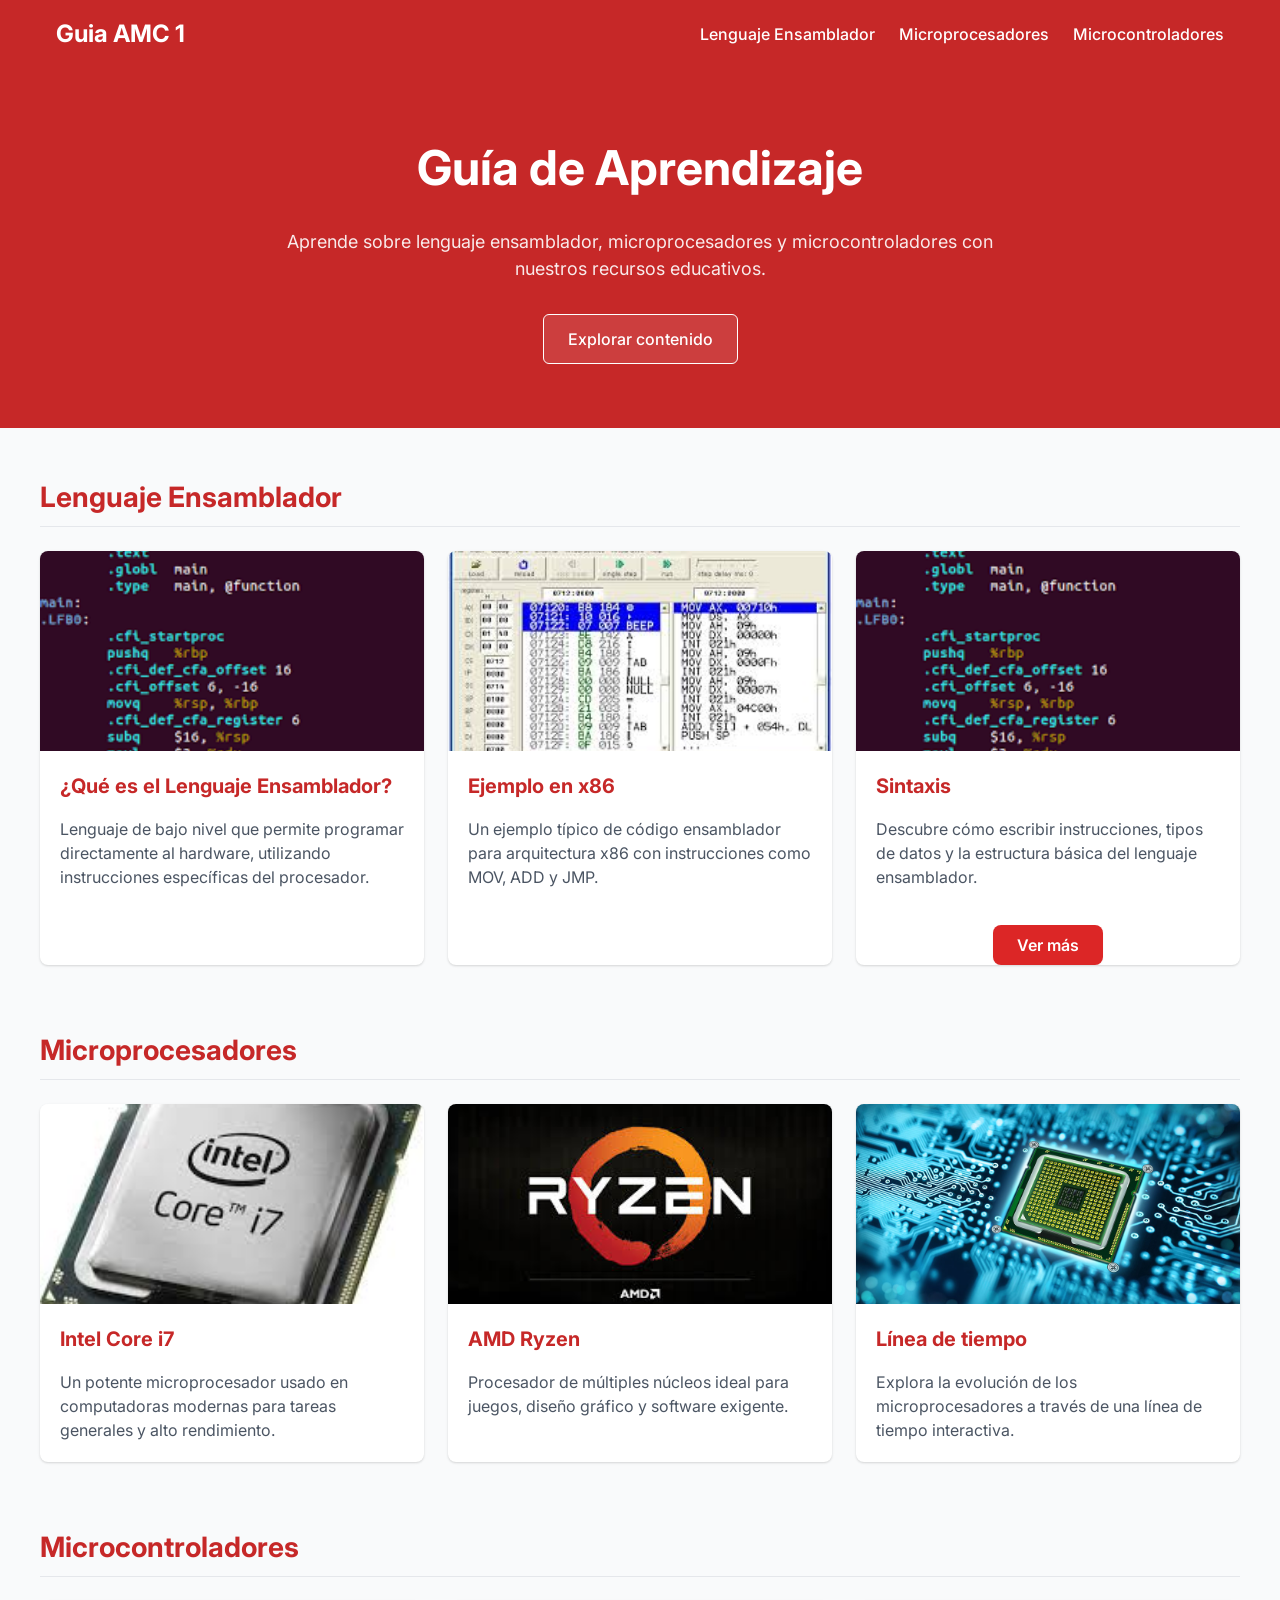
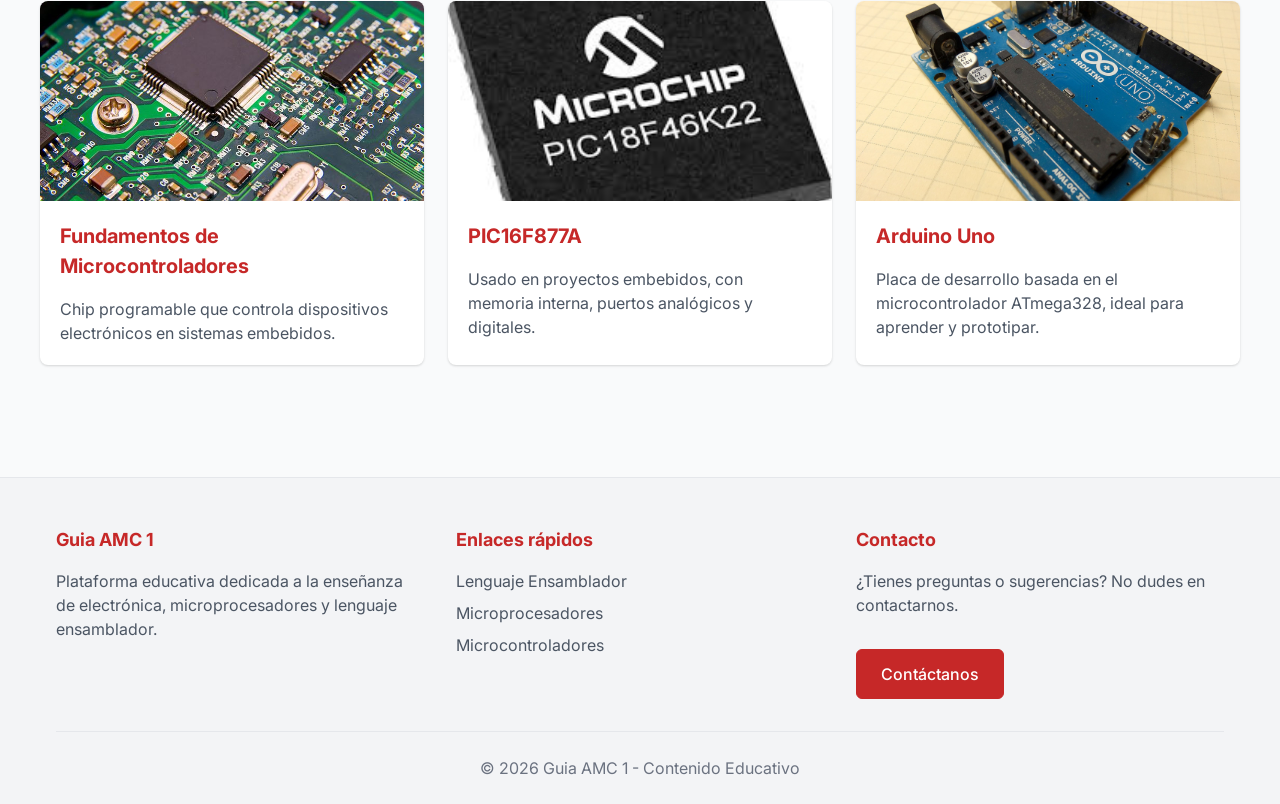
<file: index.html>
<!DOCTYPE html>
<html lang="es">

<head>
    <meta charset="UTF-8">
    <meta name="viewport" content="width=device-width, initial-scale=1.0">
    <title>Guia AMC 1 - Educación Digital</title>
    <link rel="stylesheet" href="styles.css">
    <link href="https://fonts.googleapis.com/css2?family=Inter:wght@400;500;600;700&display=swap" rel="stylesheet">
</head>

<body>
    <!-- Header -->
    <header id="header" class="header">
        <div class="container header-container">
            <a href="index.html" class="logo">Guia AMC 1</a>
            <nav class="desktop-menu">
                <a href="#ensamblador" class="nav-link">Lenguaje Ensamblador</a>
                <a href="#microprocesadores" class="nav-link">Microprocesadores</a>
                <a href="#microcontroladores" class="nav-link">Microcontroladores</a>
            </nav>
            <button id="mobile-menu-btn" class="mobile-menu-btn" aria-label="Menú de navegación">
                <svg xmlns="http://www.w3.org/2000/svg" width="24" height="24" viewBox="0 0 24 24" fill="none"
                    stroke="currentColor" stroke-width="2" stroke-linecap="round" stroke-linejoin="round">
                    <line x1="4" x2="20" y1="12" y2="12"></line>
                    <line x1="4" x2="20" y1="6" y2="6"></line>
                    <line x1="4" x2="20" y1="18" y2="18"></line>
                </svg>
            </button>
        </div>
        <div id="mobile-menu" class="mobile-menu">
            <a href="#ensamblador" class="mobile-nav-link">Lenguaje Ensamblador</a>
            <a href="#microprocesadores" class="mobile-nav-link">Microprocesadores</a>
            <a href="#microcontroladores" class="mobile-nav-link">Microcontroladores</a>
        </div>
    </header>

    <!-- Hero Section -->
    <section class="hero">
        <div class="hero-overlay"></div>
        <div class="container hero-content">
            <h1>Guía de Aprendizaje</h1>
            <p>Aprende sobre lenguaje ensamblador, microprocesadores y microcontroladores con nuestros recursos
                educativos.</p>
            <a href="#ensamblador" class="btn">Explorar contenido</a>
        </div>
    </section>

    <main class="container main-content">
        <!-- Lenguaje Ensamblador Section -->
        <section id="ensamblador" class="category-section">
            <h2>Lenguaje Ensamblador</h2>
            <div class="cards-grid">
                <div class="card" data-aos="fade-up">
                    <div class="card-image">
                        <img src="images/codigo.png" alt="Código ensamblador">
                    </div>
                    <div class="card-header">
                        <h3>¿Qué es el Lenguaje Ensamblador?</h3>
                    </div>
                    <div class="card-content">
                        <p>Lenguaje de bajo nivel que permite programar directamente al hardware, utilizando
                            instrucciones específicas del procesador.</p>
                    </div>
                </div>
                <div class="card" data-aos="fade-up">
                    <div class="card-image">
                        <img src="images/depurador.jpg" alt="Depurador ensamblador">
                    </div>
                    <div class="card-header">
                        <h3>Ejemplo en x86</h3>
                    </div>
                    <div class="card-content">
                        <p>Un ejemplo típico de código ensamblador para arquitectura x86 con instrucciones como MOV, ADD
                            y JMP.</p>
                    </div>
                </div>
                <div class="card" data-aos="fade-up">
                    <div class="card-image">
                        <img src="images/codigo.png" alt="Sintaxis ensamblador">
                    </div>
                    <div class="card-header">
                        <h3>Sintaxis</h3>
                    </div>
                    <div class="card-content">
                        <p>Descubre cómo escribir instrucciones, tipos de datos y la estructura básica del lenguaje
                            ensamblador.</p>
                    </div>
                    <a href="sintaxis-ensamblador.html" class="btn-card">Ver más</a>
                </div>
            </div>
        </section>

        <!-- Microprocesadores Section -->
        <section id="microprocesadores" class="category-section">
            <h2>Microprocesadores</h2>
            <div class="cards-grid">
                <div class="card" data-aos="fade-up">
                    <div class="card-image">
                        <img src="images/inteli7.jpg" alt="Microprocesador Intel">
                    </div>
                    <div class="card-header">
                        <h3>Intel Core i7</h3>
                    </div>
                    <div class="card-content">
                        <p>Un potente microprocesador usado en computadoras modernas para tareas generales y alto
                            rendimiento.</p>
                    </div>
                </div>
                <div class="card" data-aos="fade-up">
                    <div class="card-image">
                        <img src="images/amd.jpg" alt="Microprocesador AMD">
                    </div>
                    <div class="card-header">
                        <h3>AMD Ryzen</h3>
                    </div>
                    <div class="card-content">
                        <p>Procesador de múltiples núcleos ideal para juegos, diseño gráfico y software exigente.</p>
                    </div>
                </div>
                <div class="card" data-aos="fade-up" style="cursor:pointer" onclick="window.location.href='timeline.html'">
                    <div class="card-image">
                        <img src="images/linea.jpeg" alt="Línea de tiempo de microprocesadores">
                    </div>
                    <div class="card-header">
                        <h3><a href="timeline.html" class="card-title-link">Línea de tiempo</a></h3>
                    </div>
                    <div class="card-content">
                        <p>Explora la evolución de los microprocesadores a través de una línea de tiempo interactiva.</p>
                    </div>
                </div>
            </div>
        </section>

        <!-- Microcontroladores Section -->
        <section id="microcontroladores" class="category-section">
            <h2>Microcontroladores</h2>
            <div class="cards-grid">
                <div class="card" data-aos="fade-up">
                    <div class="card-image">
                        <img src="images/microcontroladores2.jpg" alt="Microcontrolador">
                    </div>
                    <div class="card-header">
                        <h3><a href="fundamentos_microcontroladores.html" class="card-title-link">Fundamentos de
                            Microcontroladores</a></h3>
                    </div>
                    <div class="card-content">
                        <p>Chip programable que controla dispositivos electrónicos en sistemas embebidos.</p>
                    </div>
                </div>
                <div class="card" data-aos="fade-up">
                    <div class="card-image">
                        <img src="images/micro.jpg" alt="Microcontrolador PIC">
                    </div>
                    <div class="card-header">
                        <h3><a href="PIC16F877A.html" class="card-title-link">PIC16F877A</a></h3>
                    </div>
                    <div class="card-content">
                        <p>Usado en proyectos embebidos, con memoria interna, puertos analógicos y digitales.</p>
                    </div>
                </div>
                <div class="card" data-aos="fade-up">
                    <div class="card-image">
                        <img src="images/arduino2.jpg" alt="Arduino Uno">
                    </div>
                    <div class="card-header">
                        <h3><a href="arduino_uno.html" class="card-title-link">Arduino Uno</a></h3>
                    </div>
                    <div class="card-content">
                        <p>Placa de desarrollo basada en el microcontrolador ATmega328, ideal para aprender y
                            prototipar.</p>
                    </div>
                </div>
            </div>
        </section>
    </main>

    <!-- Footer -->
    <footer class="footer">
        <div class="container">
            <div class="footer-grid">
                <div class="footer-column">
                    <h3>Guia AMC 1</h3>
                    <p>Plataforma educativa dedicada a la enseñanza de electrónica, microprocesadores y lenguaje
                        ensamblador.</p>
                </div>
                <div class="footer-column">
                    <h3>Enlaces rápidos</h3>
                    <ul>
                        <li><a href="#ensamblador">Lenguaje Ensamblador</a></li>
                        <li><a href="#microprocesadores">Microprocesadores</a></li>
                        <li><a href="#microcontroladores">Microcontroladores</a></li>
                    </ul>
                </div>
                <div class="footer-column">
                    <h3>Contacto</h3>
                    <p>¿Tienes preguntas o sugerencias? No dudes en contactarnos.</p>
                    <a href="mailto:saicobi15@gmail.com" class="btn">Contáctanos</a>
                </div>
            </div>
            <div class="footer-bottom">
                <p>&copy; <span id="current-year"></span> Guia AMC 1 - Contenido Educativo</p>
            </div>
        </div>
    </footer>

    <script src="script.js"></script>
</body>

</html>
</file>
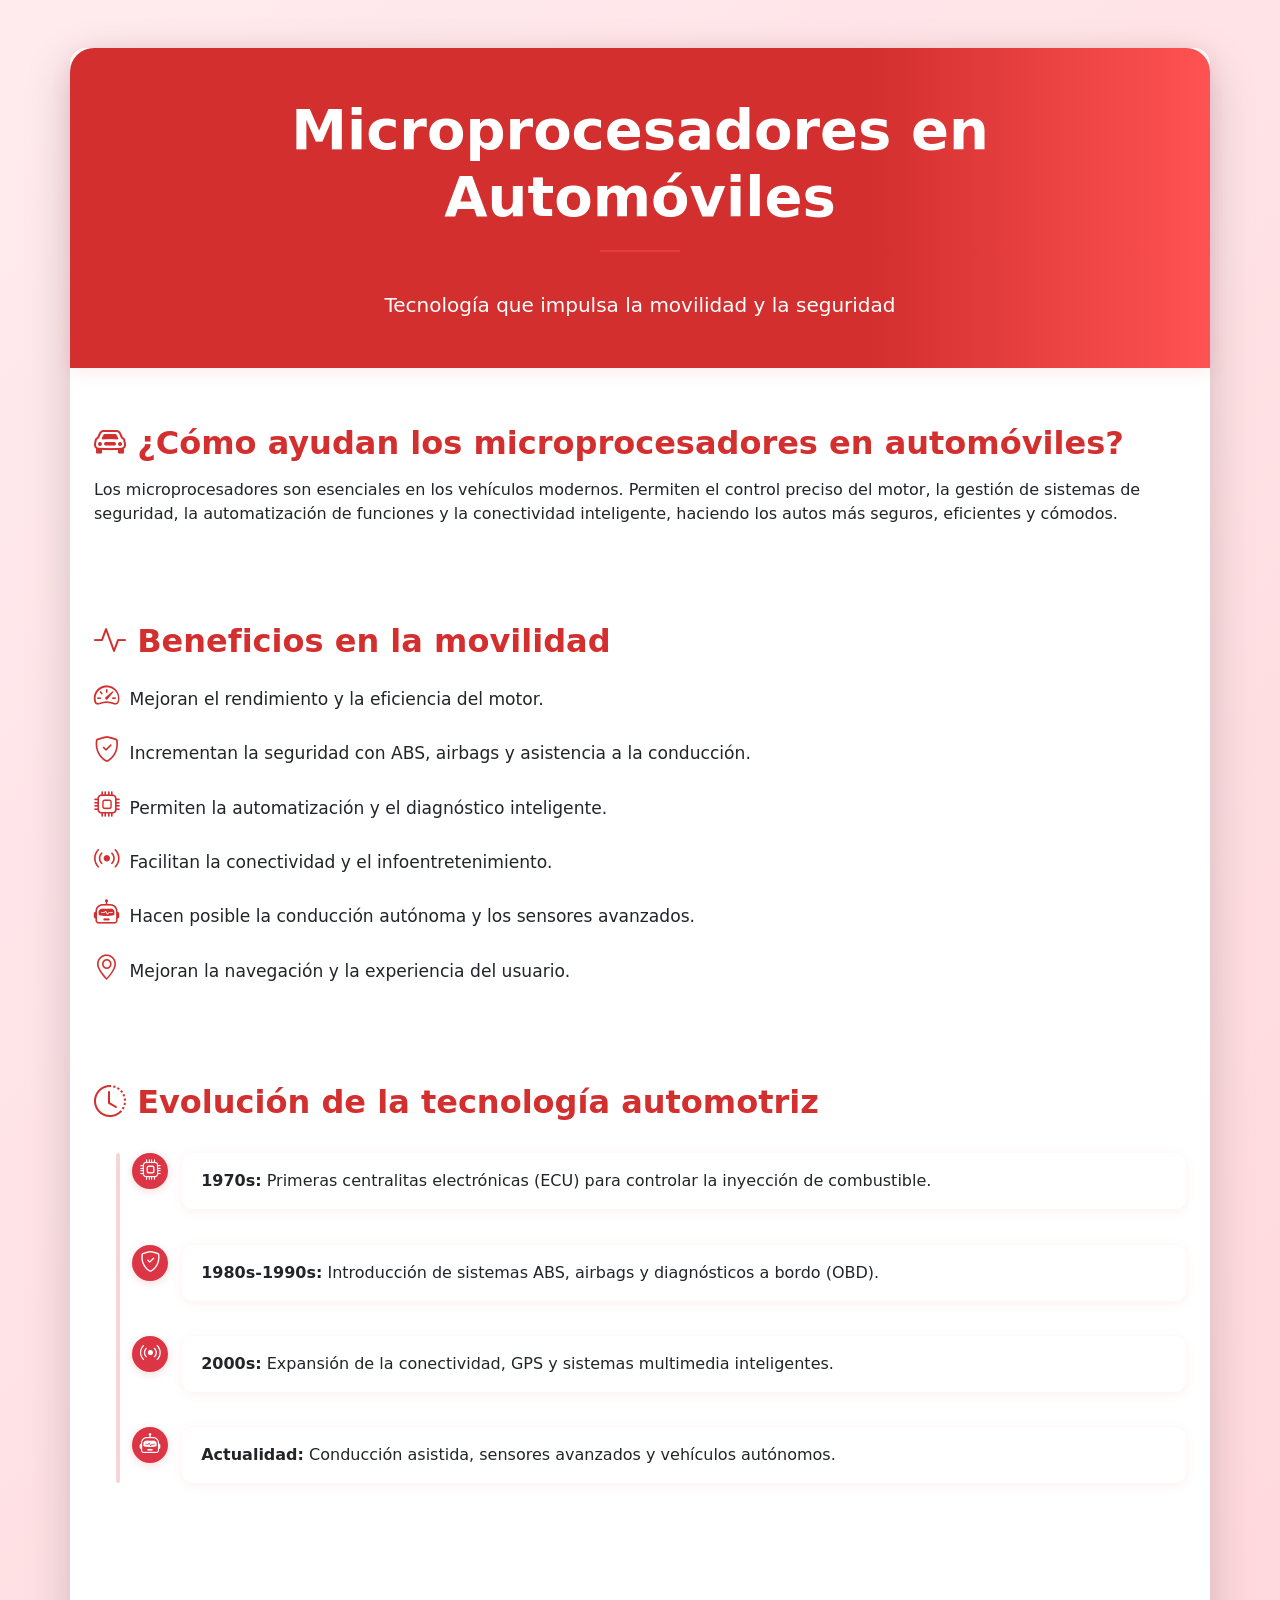
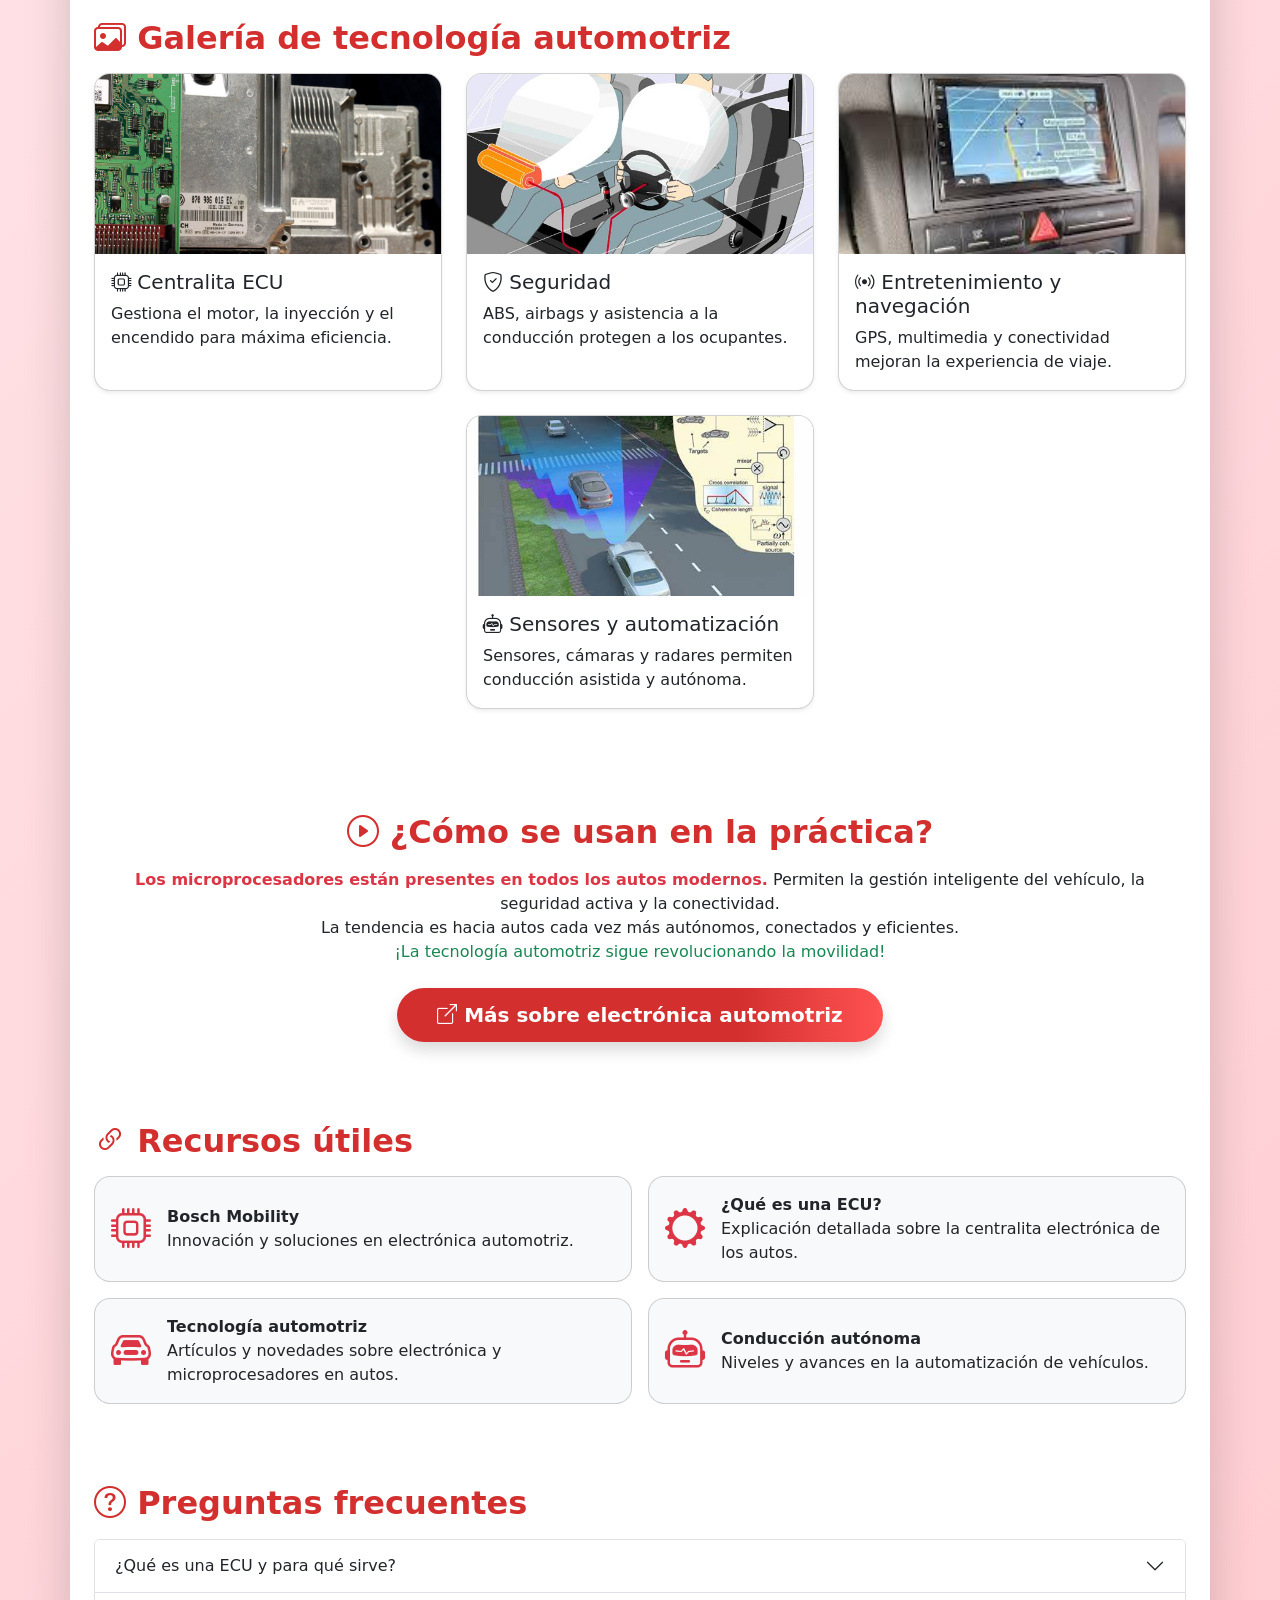
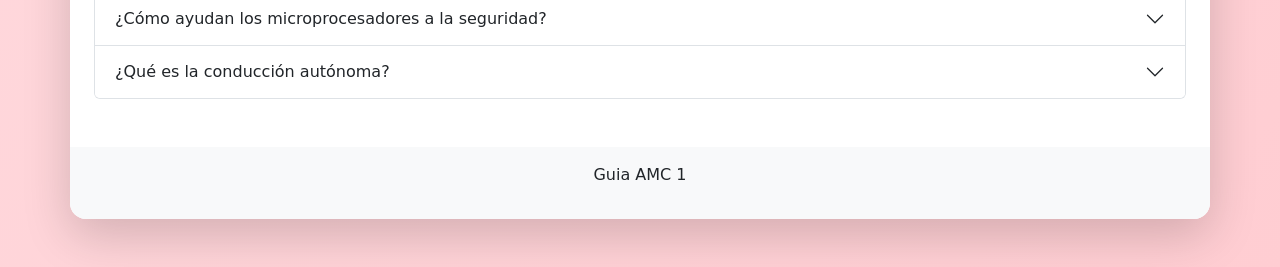
<file: automoviles.html>
<!DOCTYPE html>
<html lang="es">
<head>
    <meta charset="UTF-8">
    <title>Microprocesadores en Automóviles</title>
    <meta name="viewport" content="width=device-width, initial-scale=1">
    <!-- Bootstrap CSS CDN -->
    <link href="https://cdn.jsdelivr.net/npm/bootstrap@5.3.3/dist/css/bootstrap.min.css" rel="stylesheet">
    <!-- Bootstrap Icons -->
    <link href="https://cdn.jsdelivr.net/npm/bootstrap-icons@1.11.3/font/bootstrap-icons.css" rel="stylesheet">
    <style>
        body {
            background: linear-gradient(135deg, #ffebee 0%, #ffcdd2 100%);
        }
        .header-gradient {
            background: linear-gradient(90deg, #d32f2f 70%, #ff5252 100%);
            color: #fff;
            border-radius: 1.5rem 1.5rem 0 0;
            box-shadow: 0 3px 18px rgba(211,47,47,0.1);
        }
        .auto-card {
            transition: transform 0.25s, box-shadow 0.25s;
            border-radius: 1rem;
            overflow: hidden;
        }
        .auto-card:hover {
            transform: translateY(-8px) scale(1.03);
            box-shadow: 0 10px 32px rgba(211,47,47,0.14);
        }
        .auto-card img {
            max-height: 180px;
            object-fit: cover;
        }
        .fade-in {
            opacity: 0;
            transform: translateY(30px);
            transition: opacity 0.7s, transform 0.7s;
        }
        .fade-in.show {
            opacity: 1;
            transform: none;
        }
        .icon-benefit {
            font-size: 1.6rem;
            color: #d32f2f;
            margin-right: 0.6rem;
        }
        .btn-gradient {
            background: linear-gradient(90deg, #d32f2f 70%, #ff5252 100%);
            border: none;
            color: #fff;
            font-weight: 600;
            padding: 0.75rem 2.5rem;
            border-radius: 2rem;
            transition: background 0.2s, transform 0.2s;
            box-shadow: 0 2px 8px rgba(211,47,47,0.13);
        }
        .btn-gradient:hover {
            background: linear-gradient(90deg, #b71c1c 90%, #ff8a80 100%);
            transform: scale(1.05);
            color: #fff;
        }
        .section-title {
            color: #d32f2f;
            font-weight: 700;
            margin-bottom: 1rem;
            margin-top: 2rem;
        }
        .benefits-list li {
            margin-bottom: 1rem;
            font-size: 1.07rem;
        }
        .divider {
            border-bottom: 2px solid #ff5252;
            width: 80px;
            margin: 1.2rem auto 2.4rem auto;
            opacity: 0.4;
        }
        .timeline {
            position: relative;
            margin: 2rem 0;
            padding-left: 40px;
        }
        .timeline::before {
            content: '';
            position: absolute;
            left: 22px;
            top: 0;
            width: 4px;
            height: 100%;
            background: #d32f2f;
            border-radius: 2px;
            opacity: 0.2;
        }
        .timeline-event {
            position: relative;
            margin-bottom: 2.2rem;
        }
        .timeline-event:last-child {
            margin-bottom: 0;
        }
        .timeline-icon {
            position: absolute;
            left: -2px;
            top: 0;
            background: #ff5252;
            color: #fff;
            width: 36px;
            height: 36px;
            border-radius: 50%;
            display: flex;
            align-items: center;
            justify-content: center;
            font-size: 1.3rem;
            box-shadow: 0 2px 8px rgba(211,47,47,0.18);
        }
        .timeline-content {
            background: #fff;
            border-radius: 0.7rem;
            padding: 1rem 1.2rem;
            margin-left: 48px;
            box-shadow: 0 2px 12px rgba(211,47,47,0.07);
        }
        .faq-section .accordion-button:not(.collapsed) {
            background: linear-gradient(90deg, #ffcdd2 70%, #ffebee 100%);
            color: #d32f2f;
        }
        .btn-float-regresar {
            position: fixed;
            bottom: 32px;
            left: 32px;
            z-index: 999;
            display: none;
            opacity: 0.92;
            background: linear-gradient(90deg, #d32f2f 70%, #ff5252 100%);
            color: #fff;
            border: none;
            font-weight: 600;
            padding: 0.75rem 2rem;
            border-radius: 2rem;
            box-shadow: 0 2px 8px rgba(211,47,47,0.13);
            transition: opacity 0.3s, background 0.2s, transform 0.2s;
        }
        .btn-float-regresar:hover {
            background: linear-gradient(90deg, #b71c1c 90%, #ff8a80 100%);
            transform: scale(1.05);
            color: #fff;
            opacity: 1;
        }
    </style>
</head>
<body>
    <div class="container my-5 shadow-lg rounded-4 bg-white p-0">
        <!-- Header -->
        <div class="p-5 text-center header-gradient">
            <h1 class="display-4 fw-bold mb-3">Microprocesadores en Automóviles</h1>
            <div class="divider"></div>
            <p class="lead mb-0">Tecnología que impulsa la movilidad y la seguridad</p>
        </div>

        <!-- ¿Cómo ayudan los microprocesadores en automóviles? -->
        <div class="p-4 fade-in" id="section1">
            <h2 class="section-title"><i class="bi bi-car-front"></i> ¿Cómo ayudan los microprocesadores en automóviles?</h2>
            <p>
                Los microprocesadores son esenciales en los vehículos modernos. Permiten el control preciso del motor, la gestión de sistemas de seguridad, la automatización de funciones y la conectividad inteligente, haciendo los autos más seguros, eficientes y cómodos.
            </p>
        </div>

        <!-- Beneficios en la movilidad -->
        <div class="p-4 fade-in" id="section2">
            <h2 class="section-title"><i class="bi bi-activity"></i> Beneficios en la movilidad</h2>
            <ul class="benefits-list list-unstyled">
                <li><i class="bi bi-speedometer2 icon-benefit"></i>Mejoran el rendimiento y la eficiencia del motor.</li>
                <li><i class="bi bi-shield-check icon-benefit"></i>Incrementan la seguridad con ABS, airbags y asistencia a la conducción.</li>
                <li><i class="bi bi-cpu icon-benefit"></i>Permiten la automatización y el diagnóstico inteligente.</li>
                <li><i class="bi bi-broadcast icon-benefit"></i>Facilitan la conectividad y el infoentretenimiento.</li>
                <li><i class="bi bi-robot icon-benefit"></i>Hacen posible la conducción autónoma y los sensores avanzados.</li>
                <li><i class="bi bi-geo-alt icon-benefit"></i>Mejoran la navegación y la experiencia del usuario.</li>
            </ul>
        </div>

        <!-- Línea de tiempo de la tecnología automotriz -->
        <div class="p-4 fade-in" id="timeline">
            <h2 class="section-title"><i class="bi bi-clock-history"></i> Evolución de la tecnología automotriz</h2>
            <div class="timeline">
                <div class="timeline-event">
                    <div class="timeline-icon bg-danger"><i class="bi bi-cpu"></i></div>
                    <div class="timeline-content">
                        <strong>1970s:</strong> Primeras centralitas electrónicas (ECU) para controlar la inyección de combustible.
                    </div>
                </div>
                <div class="timeline-event">
                    <div class="timeline-icon bg-danger"><i class="bi bi-shield-check"></i></div>
                    <div class="timeline-content">
                        <strong>1980s-1990s:</strong> Introducción de sistemas ABS, airbags y diagnósticos a bordo (OBD).
                    </div>
                </div>
                <div class="timeline-event">
                    <div class="timeline-icon bg-danger"><i class="bi bi-broadcast"></i></div>
                    <div class="timeline-content">
                        <strong>2000s:</strong> Expansión de la conectividad, GPS y sistemas multimedia inteligentes.
                    </div>
                </div>
                <div class="timeline-event">
                    <div class="timeline-icon bg-danger"><i class="bi bi-robot"></i></div>
                    <div class="timeline-content">
                        <strong>Actualidad:</strong> Conducción asistida, sensores avanzados y vehículos autónomos.
                    </div>
                </div>
            </div>
        </div>

        <!-- Galería de tecnología automotriz -->
        <div class="px-4 py-5 fade-in" id="section3">
            <h2 class="section-title"><i class="bi bi-images"></i> Galería de tecnología automotriz</h2>
            <div class="row g-4 justify-content-center">
                <div class="col-12 col-md-4">
                    <div class="card auto-card h-100 shadow-sm">
                        <img src="images/motor_ecu.jpg" class="card-img-top" alt="Centralita ECU">
                        <div class="card-body">
                            <h5 class="card-title"><i class="bi bi-cpu"></i> Centralita ECU</h5>
                            <p class="card-text">Gestiona el motor, la inyección y el encendido para máxima eficiencia.</p>
                        </div>
                    </div>
                </div>
                <div class="col-12 col-md-4">
                    <div class="card auto-card h-100 shadow-sm">
                        <img src="images/autoseguridad.jpg" class="card-img-top" alt="Sistemas de seguridad">
                        <div class="card-body">
                            <h5 class="card-title"><i class="bi bi-shield-check"></i> Seguridad</h5>
                            <p class="card-text">ABS, airbags y asistencia a la conducción protegen a los ocupantes.</p>
                        </div>
                    </div>
                </div>
                <div class="col-12 col-md-4">
                    <div class="card auto-card h-100 shadow-sm">
                        <img src="images/gps.jpg" class="card-img-top" alt="Entretenimiento y navegación">
                        <div class="card-body">
                            <h5 class="card-title"><i class="bi bi-broadcast"></i> Entretenimiento y navegación</h5>
                            <p class="card-text">GPS, multimedia y conectividad mejoran la experiencia de viaje.</p>
                        </div>
                    </div>
                </div>
                <div class="col-12 col-md-4">
                    <div class="card auto-card h-100 shadow-sm">
                        <img src="images/Sensoresautomotriz.jpg" class="card-img-top" alt="Sensores y automatización">
                        <div class="card-body">
                            <h5 class="card-title"><i class="bi bi-robot"></i> Sensores y automatización</h5>
                            <p class="card-text">Sensores, cámaras y radares permiten conducción asistida y autónoma.</p>
                        </div>
                    </div>
                </div>
            </div>
        </div>

        <!-- ¿Cómo se usan en la práctica? -->
        <div class="p-4 text-center fade-in" id="section4">
            <h2 class="section-title"><i class="bi bi-play-circle"></i> ¿Cómo se usan en la práctica?</h2>
            <p class="mb-4">
                <span class="fw-bold text-danger">Los microprocesadores están presentes en todos los autos modernos.</span> Permiten la gestión inteligente del vehículo, la seguridad activa y la conectividad.<br>
                La tendencia es hacia autos cada vez más autónomos, conectados y eficientes.<br>
                <span class="text-success">¡La tecnología automotriz sigue revolucionando la movilidad!</span>
            </p>
            <a class="btn btn-gradient btn-lg shadow" href="https://sistemaselectricosdelautomovil.com/componentes-electronicos-automovil/" target="_blank" rel="noopener">
                <i class="bi bi-box-arrow-up-right"></i> Más sobre electrónica automotriz
            </a>
        </div>

        <!-- Recursos útiles -->
        <div class="p-4 fade-in" id="resources">
            <h2 class="section-title"><i class="bi bi-link-45deg"></i> Recursos útiles</h2>
            <div class="row row-cols-1 row-cols-md-2 g-3">
                <div class="col">
                    <a href="https://www.bosch-mobility.com/es/es/" target="_blank" rel="noopener" class="text-decoration-none">
                        <div class="card auto-card h-100 bg-light">
                            <div class="card-body d-flex align-items-center">
                                <i class="bi bi-cpu fs-1 me-3 text-danger"></i>
                                <div>
                                    <div class="fw-bold">Bosch Mobility</div>
                                    Innovación y soluciones en electrónica automotriz.
                                </div>
                            </div>
                        </div>
                    </a>
                </div>
                <div class="col">
                    <a href="https://www.autoevolution.com/news/what-is-an-ecu-and-how-does-it-work-167973.html" target="_blank" rel="noopener" class="text-decoration-none">
                        <div class="card auto-card h-100 bg-light">
                            <div class="card-body d-flex align-items-center">
                                <i class="bi bi-gear-wide fs-1 me-3 text-danger"></i>
                                <div>
                                    <div class="fw-bold">¿Qué es una ECU?</div>
                                    Explicación detallada sobre la centralita electrónica de los autos.
                                </div>
                            </div>
                        </div>
                    </a>
                </div>
                <div class="col">
                    <a href="https://www.motor.com.co/tecnologia/tecnologia-automotriz/" target="_blank" rel="noopener" class="text-decoration-none">
                        <div class="card auto-card h-100 bg-light">
                            <div class="card-body d-flex align-items-center">
                                <i class="bi bi-car-front fs-1 me-3 text-danger"></i>
                                <div>
                                    <div class="fw-bold">Tecnología automotriz</div>
                                    Artículos y novedades sobre electrónica y microprocesadores en autos.
                                </div>
                            </div>
                        </div>
                    </a>
                </div>
                <div class="col">
                    <a href="https://www.autonocion.com/que-es-la-conduccion-autonoma-niveles/" target="_blank" rel="noopener" class="text-decoration-none">
                        <div class="card auto-card h-100 bg-light">
                            <div class="card-body d-flex align-items-center">
                                <i class="bi bi-robot fs-1 me-3 text-danger"></i>
                                <div>
                                    <div class="fw-bold">Conducción autónoma</div>
                                    Niveles y avances en la automatización de vehículos.
                                </div>
                            </div>
                        </div>
                    </a>
                </div>
            </div>
        </div>

        <!-- Preguntas frecuentes -->
        <div class="p-4 fade-in faq-section" id="faq">
            <h2 class="section-title"><i class="bi bi-question-circle"></i> Preguntas frecuentes</h2>
            <div class="accordion" id="faqAccordion">
                <div class="accordion-item">
                    <h2 class="accordion-header" id="faq1">
                        <button class="accordion-button collapsed" type="button" data-bs-toggle="collapse" data-bs-target="#faqCollapse1" aria-expanded="false" aria-controls="faqCollapse1">
                            ¿Qué es una ECU y para qué sirve?
                        </button>
                    </h2>
                    <div id="faqCollapse1" class="accordion-collapse collapse" aria-labelledby="faq1" data-bs-parent="#faqAccordion">
                        <div class="accordion-body">
                            Es la centralita electrónica que gestiona el motor, la inyección y otros sistemas clave del vehículo.
                        </div>
                    </div>
                </div>
                <div class="accordion-item">
                    <h2 class="accordion-header" id="faq2">
                        <button class="accordion-button collapsed" type="button" data-bs-toggle="collapse" data-bs-target="#faqCollapse2" aria-expanded="false" aria-controls="faqCollapse2">
                            ¿Cómo ayudan los microprocesadores a la seguridad?
                        </button>
                    </h2>
                    <div id="faqCollapse2" class="accordion-collapse collapse" aria-labelledby="faq2" data-bs-parent="#faqAccordion">
                        <div class="accordion-body">
                            Permiten la reacción instantánea de sistemas como ABS, airbags y control de estabilidad, protegiendo a los ocupantes.
                        </div>
                    </div>
                </div>
                <div class="accordion-item">
                    <h2 class="accordion-header" id="faq3">
                        <button class="accordion-button collapsed" type="button" data-bs-toggle="collapse" data-bs-target="#faqCollapse3" aria-expanded="false" aria-controls="faqCollapse3">
                            ¿Qué es la conducción autónoma?
                        </button>
                    </h2>
                    <div id="faqCollapse3" class="accordion-collapse collapse" aria-labelledby="faq3" data-bs-parent="#faqAccordion">
                        <div class="accordion-body">
                            Es la capacidad de un vehículo para conducirse solo, gracias a sensores, cámaras, radares y microprocesadores avanzados.
                        </div>
                    </div>
                </div>
            </div>
        </div>

        <!-- Footer -->
        <footer class="text-center py-3 mt-4 bg-light rounded-bottom-4">
            <p>Guia AMC 1</p>
        </footer>
    </div>

    <!-- Botón flotante de regreso -->
    <button id="btn-regresar" class="btn-float-regresar btn-gradient shadow" onclick="window.location.href='timeline.html'">
        <i class="bi bi-arrow-left"></i> Volver a la línea de tiempo
    </button>

    <!-- Bootstrap JS (with Popper) CDN -->
    <script src="https://cdn.jsdelivr.net/npm/bootstrap@5.3.3/dist/js/bootstrap.bundle.min.js"></script>
    <!-- Animación de entrada con JS -->
    <script>
    // Animación scroll reveal para .fade-in
    function revealOnScroll() {
        var reveals = document.querySelectorAll('.fade-in');
        var windowHeight = window.innerHeight;
        for (var i = 0; i < reveals.length; i++) {
            var elementTop = reveals[i].getBoundingClientRect().top;
            if (elementTop < windowHeight - 80) {
                reveals[i].classList.add('show');
            }
        }
    }
    window.addEventListener('scroll', revealOnScroll);
    window.addEventListener('DOMContentLoaded', revealOnScroll);

    // Mostrar el botón si se llega al final o si el mouse está cerca del borde inferior
    function toggleBtnRegresar() {
        const btn = document.getElementById('btn-regresar');
        const scrollY = window.scrollY || window.pageYOffset;
        const windowH = window.innerHeight;
        const docH = document.body.scrollHeight;
        // Mostrar si está al final
        if (scrollY + windowH >= docH - 40) {
            btn.style.display = 'block';
            return;
        }
        // Mostrar si el mouse está cerca del borde inferior
        btn.style.display = 'none';
    }
    window.addEventListener('scroll', toggleBtnRegresar);
    // Mostrar al pasar el mouse por la zona inferior izquierda
    document.addEventListener('mousemove', function(e) {
        const btn = document.getElementById('btn-regresar');
        if (e.clientY > window.innerHeight - 80 && e.clientX < 200) {
            btn.style.display = 'block';
        } else if ((window.scrollY + window.innerHeight) < (document.body.scrollHeight - 40)) {
            btn.style.display = 'none';
        }
    });
    </script>
</body>
</html>
</file>
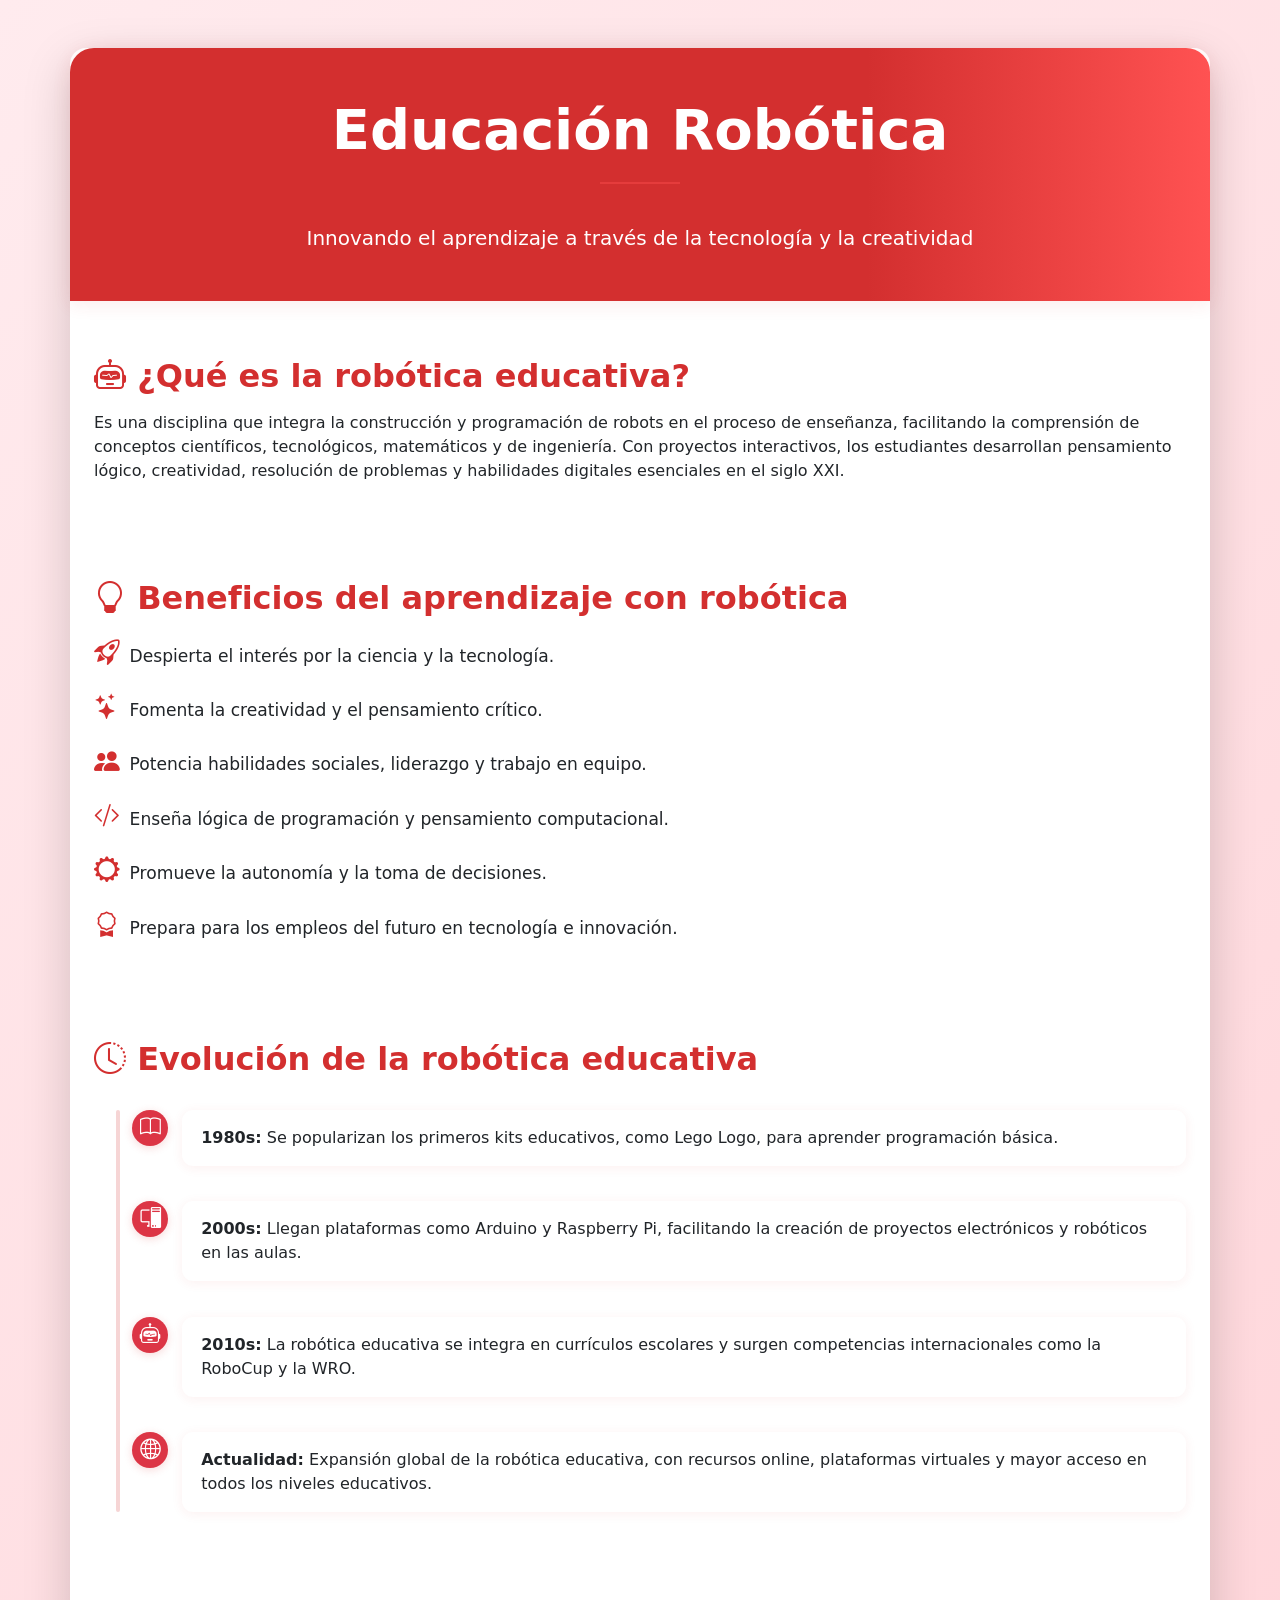
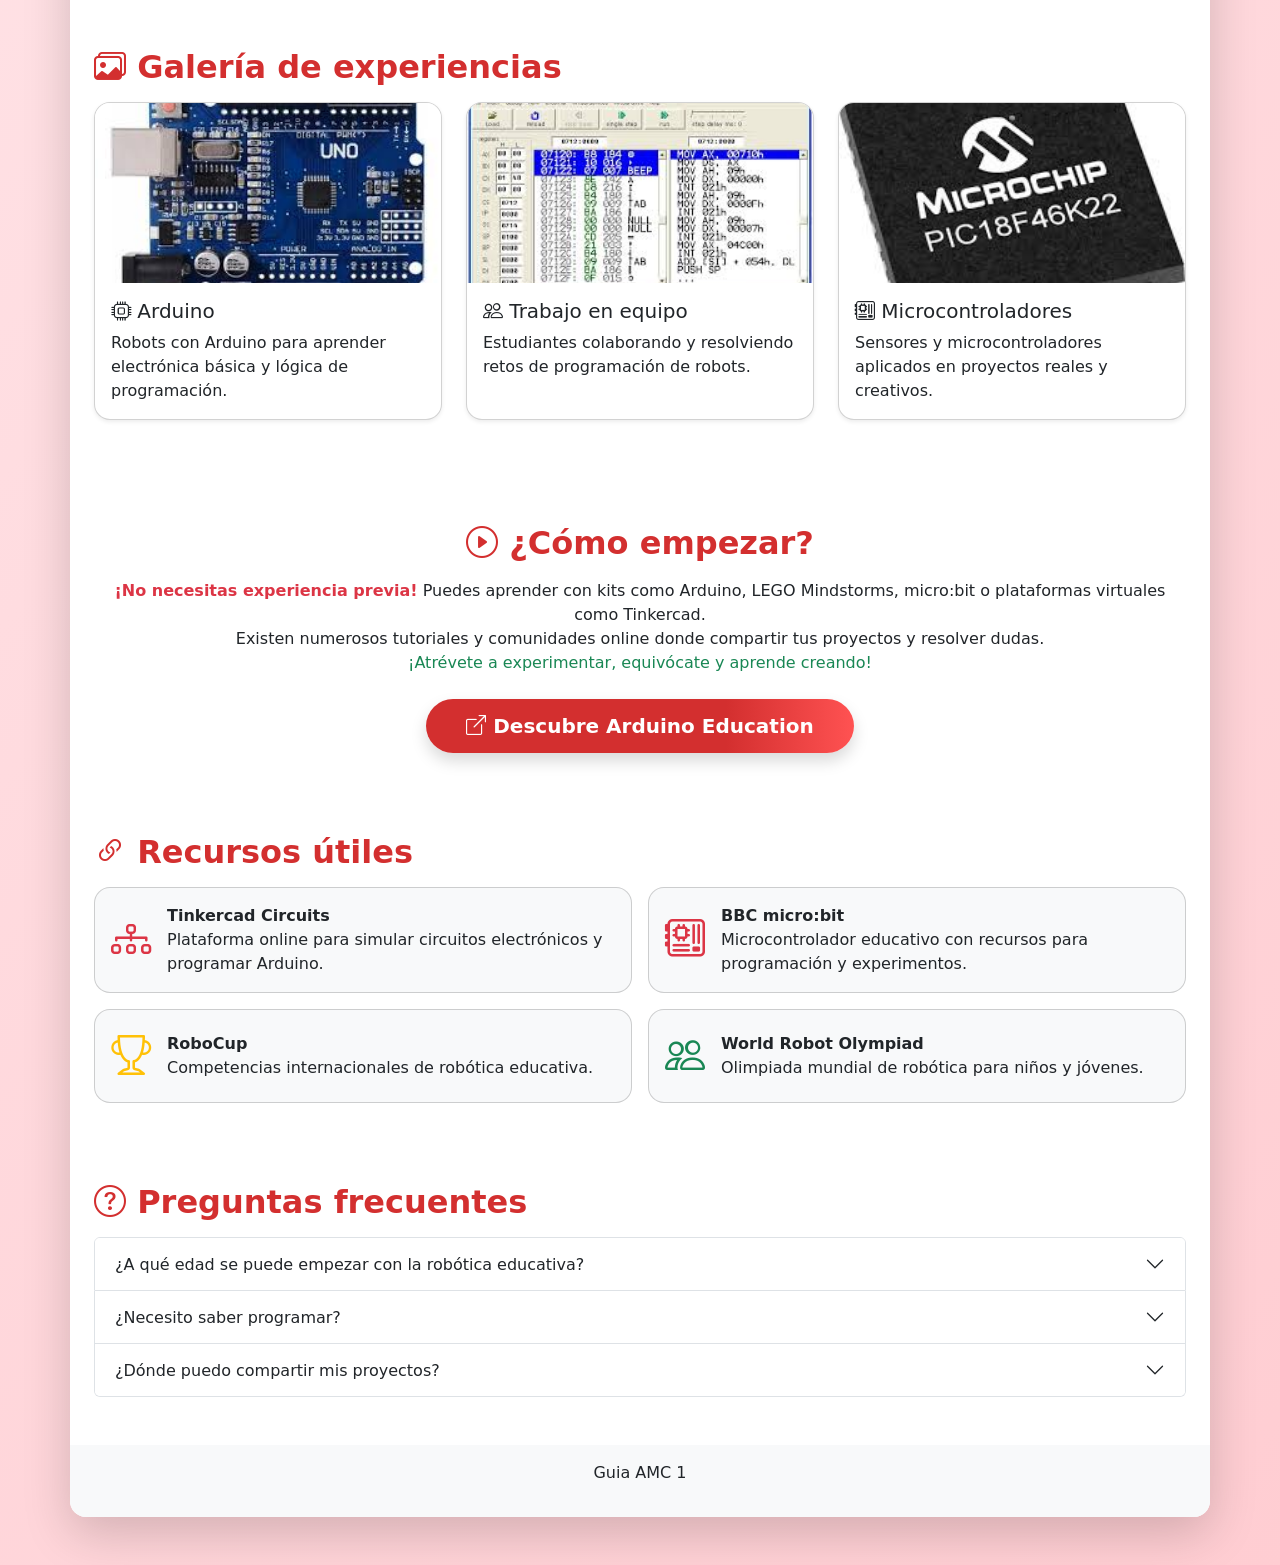
<file: educacion-robotica.html>
<!DOCTYPE html>
<html lang="es">
<head>
    <meta charset="UTF-8">
    <title>Educación Robótica</title>
    <meta name="viewport" content="width=device-width, initial-scale=1">
    <!-- Bootstrap CSS CDN -->
    <link href="https://cdn.jsdelivr.net/npm/bootstrap@5.3.3/dist/css/bootstrap.min.css" rel="stylesheet">
    <!-- Bootstrap Icons -->
    <link href="https://cdn.jsdelivr.net/npm/bootstrap-icons@1.11.3/font/bootstrap-icons.css" rel="stylesheet">
    <style>
        body {
            background: linear-gradient(135deg, #ffebee 0%, #ffcdd2 100%);
        }
        .header-gradient {
            background: linear-gradient(90deg, #d32f2f 70%, #ff5252 100%);
            color: #fff;
            border-radius: 1.5rem 1.5rem 0 0;
            box-shadow: 0 3px 18px rgba(211,47,47,0.1);
        }
        .robotica-card {
            transition: transform 0.25s, box-shadow 0.25s;
            border-radius: 1rem;
            overflow: hidden;
        }
        .robotica-card:hover {
            transform: translateY(-8px) scale(1.03);
            box-shadow: 0 10px 32px rgba(211,47,47,0.14);
        }
        .robotica-card img {
            max-height: 180px;
            object-fit: cover;
        }
        .fade-in {
            opacity: 0;
            transform: translateY(30px);
            transition: opacity 0.7s, transform 0.7s;
        }
        .fade-in.show {
            opacity: 1;
            transform: none;
        }
        .icon-benefit {
            font-size: 1.6rem;
            color: #d32f2f;
            margin-right: 0.6rem;
        }
        .btn-gradient {
            background: linear-gradient(90deg, #d32f2f 70%, #ff5252 100%);
            border: none;
            color: #fff;
            font-weight: 600;
            padding: 0.75rem 2.5rem;
            border-radius: 2rem;
            transition: background 0.2s, transform 0.2s;
            box-shadow: 0 2px 8px rgba(211,47,47,0.13);
        }
        .btn-gradient:hover {
            background: linear-gradient(90deg, #b71c1c 90%, #ff8a80 100%);
            transform: scale(1.05);
            color: #fff;
        }
        .section-title {
            color: #d32f2f;
            font-weight: 700;
            margin-bottom: 1rem;
            margin-top: 2rem;
        }
        .benefits-list li {
            margin-bottom: 1rem;
            font-size: 1.07rem;
        }
        .divider {
            border-bottom: 2px solid #ff5252;
            width: 80px;
            margin: 1.2rem auto 2.4rem auto;
            opacity: 0.4;
        }
        .timeline {
            position: relative;
            margin: 2rem 0;
            padding-left: 40px;
        }
        .timeline::before {
            content: '';
            position: absolute;
            left: 22px;
            top: 0;
            width: 4px;
            height: 100%;
            background: #d32f2f;
            border-radius: 2px;
            opacity: 0.2;
        }
        .timeline-event {
            position: relative;
            margin-bottom: 2.2rem;
        }
        .timeline-event:last-child {
            margin-bottom: 0;
        }
        .timeline-icon {
            position: absolute;
            left: -2px;
            top: 0;
            background: #ff5252;
            color: #fff;
            width: 36px;
            height: 36px;
            border-radius: 50%;
            display: flex;
            align-items: center;
            justify-content: center;
            font-size: 1.3rem;
            box-shadow: 0 2px 8px rgba(211,47,47,0.18);
        }
        .timeline-content {
            background: #fff;
            border-radius: 0.7rem;
            padding: 1rem 1.2rem;
            margin-left: 48px;
            box-shadow: 0 2px 12px rgba(211,47,47,0.07);
        }
        .faq-section .accordion-button:not(.collapsed) {
            background: linear-gradient(90deg, #ffcdd2 70%, #ffebee 100%);
            color: #d32f2f;
        }
        /* Eliminado .parallax y .parallax-content */
    </style>
</head>
<body>
    <div class="container my-5 shadow-lg rounded-4 bg-white p-0">
        <!-- Header -->
        <div class="p-5 text-center header-gradient">
            <h1 class="display-4 fw-bold mb-3">Educación Robótica</h1>
            <div class="divider"></div>
            <p class="lead mb-0">Innovando el aprendizaje a través de la tecnología y la creatividad</p>
        </div>

        <!-- ¿Qué es la robótica educativa? -->
        <div class="p-4 fade-in" id="section1">
            <h2 class="section-title"><i class="bi bi-robot"></i> ¿Qué es la robótica educativa?</h2>
            <p>
                Es una disciplina que integra la construcción y programación de robots en el proceso de enseñanza, facilitando la comprensión de conceptos científicos, tecnológicos, matemáticos y de ingeniería. Con proyectos interactivos, los estudiantes desarrollan pensamiento lógico, creatividad, resolución de problemas y habilidades digitales esenciales en el siglo XXI.
            </p>
        </div>

        <!-- Beneficios -->
        <div class="p-4 fade-in" id="section2">
            <h2 class="section-title"><i class="bi bi-lightbulb"></i> Beneficios del aprendizaje con robótica</h2>
            <ul class="benefits-list list-unstyled">
                <li><i class="bi bi-rocket-takeoff icon-benefit"></i>Despierta el interés por la ciencia y la tecnología.</li>
                <li><i class="bi bi-stars icon-benefit"></i>Fomenta la creatividad y el pensamiento crítico.</li>
                <li><i class="bi bi-people-fill icon-benefit"></i>Potencia habilidades sociales, liderazgo y trabajo en equipo.</li>
                <li><i class="bi bi-code-slash icon-benefit"></i>Enseña lógica de programación y pensamiento computacional.</li>
                <li><i class="bi bi-gear-wide icon-benefit"></i>Promueve la autonomía y la toma de decisiones.</li>
                <li><i class="bi bi-award icon-benefit"></i>Prepara para los empleos del futuro en tecnología e innovación.</li>
            </ul>
        </div>

        <!-- Línea de tiempo de la robótica educativa -->
        <div class="p-4 fade-in" id="timeline">
            <h2 class="section-title"><i class="bi bi-clock-history"></i> Evolución de la robótica educativa</h2>
            <div class="timeline">
                <div class="timeline-event">
                    <div class="timeline-icon bg-danger"><i class="bi bi-book"></i></div>
                    <div class="timeline-content">
                        <strong>1980s:</strong> Se popularizan los primeros kits educativos, como Lego Logo, para aprender programación básica.
                    </div>
                </div>
                <div class="timeline-event">
                    <div class="timeline-icon bg-danger"><i class="bi bi-pc-display"></i></div>
                    <div class="timeline-content">
                        <strong>2000s:</strong> Llegan plataformas como Arduino y Raspberry Pi, facilitando la creación de proyectos electrónicos y robóticos en las aulas.
                    </div>
                </div>
                <div class="timeline-event">
                    <div class="timeline-icon bg-danger"><i class="bi bi-robot"></i></div>
                    <div class="timeline-content">
                        <strong>2010s:</strong> La robótica educativa se integra en currículos escolares y surgen competencias internacionales como la RoboCup y la WRO.
                    </div>
                </div>
                <div class="timeline-event">
                    <div class="timeline-icon bg-danger"><i class="bi bi-globe2"></i></div>
                    <div class="timeline-content">
                        <strong>Actualidad:</strong> Expansión global de la robótica educativa, con recursos online, plataformas virtuales y mayor acceso en todos los niveles educativos.
                    </div>
                </div>
            </div>
        </div>

        <!-- Galería de experiencias -->
        <div class="px-4 py-5 fade-in" id="section3">
            <h2 class="section-title"><i class="bi bi-images"></i> Galería de experiencias</h2>
            <div class="row g-4 justify-content-center">
                <div class="col-12 col-md-4">
                    <div class="card robotica-card h-100 shadow-sm">
                        <img src="images/arduino.jpg" class="card-img-top" alt="Robot Arduino">
                        <div class="card-body">
                            <h5 class="card-title"><i class="bi bi-cpu"></i> Arduino</h5>
                            <p class="card-text">Robots con Arduino para aprender electrónica básica y lógica de programación.</p>
                        </div>
                    </div>
                </div>
                <div class="col-12 col-md-4">
                    <div class="card robotica-card h-100 shadow-sm">
                        <img src="images/depurador.jpg" class="card-img-top" alt="Estudiantes programando">
                        <div class="card-body">
                            <h5 class="card-title"><i class="bi bi-people"></i> Trabajo en equipo</h5>
                            <p class="card-text">Estudiantes colaborando y resolviendo retos de programación de robots.</p>
                        </div>
                    </div>
                </div>
                <div class="col-12 col-md-4">
                    <div class="card robotica-card h-100 shadow-sm">
                        <img src="images/micro.jpg" class="card-img-top" alt="Microcontrolador en acción">
                        <div class="card-body">
                            <h5 class="card-title"><i class="bi bi-motherboard"></i> Microcontroladores</h5>
                            <p class="card-text">Sensores y microcontroladores aplicados en proyectos reales y creativos.</p>
                        </div>
                    </div>
                </div>
            </div>
        </div>

        <!-- ¿Cómo empezar? -->
        <div class="p-4 text-center fade-in" id="section4">
            <h2 class="section-title"><i class="bi bi-play-circle"></i> ¿Cómo empezar?</h2>
            <p class="mb-4">
                <span class="fw-bold text-danger">¡No necesitas experiencia previa!</span> Puedes aprender con kits como Arduino, LEGO Mindstorms, micro:bit o plataformas virtuales como Tinkercad.<br>
                Existen numerosos tutoriales y comunidades online donde compartir tus proyectos y resolver dudas.<br>
                <span class="text-success">¡Atrévete a experimentar, equivócate y aprende creando!</span>
            </p>
            <a class="btn btn-gradient btn-lg shadow" href="https://www.arduino.cc/education/" target="_blank">
                <i class="bi bi-box-arrow-up-right"></i> Descubre Arduino Education
            </a>
        </div>

        <!-- Recursos útiles -->
        <div class="p-4 fade-in" id="resources">
            <h2 class="section-title"><i class="bi bi-link-45deg"></i> Recursos útiles</h2>
            <div class="row row-cols-1 row-cols-md-2 g-3">
                <div class="col">
                    <a href="https://www.tinkercad.com/" target="_blank" class="text-decoration-none">
                        <div class="card robotica-card h-100 bg-light">
                            <div class="card-body d-flex align-items-center">
                                <i class="bi bi-diagram-3 fs-1 me-3 text-danger"></i>
                                <div>
                                    <div class="fw-bold">Tinkercad Circuits</div>
                                    Plataforma online para simular circuitos electrónicos y programar Arduino.
                                </div>
                            </div>
                        </div>
                    </a>
                </div>
                <div class="col">
                    <a href="https://microbit.org/es/" target="_blank" class="text-decoration-none">
                        <div class="card robotica-card h-100 bg-light">
                            <div class="card-body d-flex align-items-center">
                                <i class="bi bi-motherboard fs-1 me-3 text-danger"></i>
                                <div>
                                    <div class="fw-bold">BBC micro:bit</div>
                                    Microcontrolador educativo con recursos para programación y experimentos.
                                </div>
                            </div>
                        </div>
                    </a>
                </div>
                <div class="col">
                    <a href="https://www.robocup.org/" target="_blank" class="text-decoration-none">
                        <div class="card robotica-card h-100 bg-light">
                            <div class="card-body d-flex align-items-center">
                                <i class="bi bi-trophy fs-1 me-3 text-warning"></i>
                                <div>
                                    <div class="fw-bold">RoboCup</div>
                                    Competencias internacionales de robótica educativa.
                                </div>
                            </div>
                        </div>
                    </a>
                </div>
                <div class="col">
                    <a href="https://www.wro-association.org/" target="_blank" class="text-decoration-none">
                        <div class="card robotica-card h-100 bg-light">
                            <div class="card-body d-flex align-items-center">
                                <i class="bi bi-people fs-1 me-3 text-success"></i>
                                <div>
                                    <div class="fw-bold">World Robot Olympiad</div>
                                    Olimpiada mundial de robótica para niños y jóvenes.
                                </div>
                            </div>
                        </div>
                    </a>
                </div>
            </div>
        </div>

        <!-- Preguntas frecuentes -->
        <div class="p-4 fade-in faq-section" id="faq">
            <h2 class="section-title"><i class="bi bi-question-circle"></i> Preguntas frecuentes</h2>
            <div class="accordion" id="faqAccordion">
                <div class="accordion-item">
                    <h2 class="accordion-header" id="faq1">
                        <button class="accordion-button collapsed" type="button" data-bs-toggle="collapse" data-bs-target="#faqCollapse1" aria-expanded="false" aria-controls="faqCollapse1">
                            ¿A qué edad se puede empezar con la robótica educativa?
                        </button>
                    </h2>
                    <div id="faqCollapse1" class="accordion-collapse collapse" aria-labelledby="faq1" data-bs-parent="#faqAccordion">
                        <div class="accordion-body">
                            Desde los 6 años existen kits adaptados, y a cualquier edad se puede aprender según el nivel y la motivación.
                        </div>
                    </div>
                </div>
                <div class="accordion-item">
                    <h2 class="accordion-header" id="faq2">
                        <button class="accordion-button collapsed" type="button" data-bs-toggle="collapse" data-bs-target="#faqCollapse2" aria-expanded="false" aria-controls="faqCollapse2">
                            ¿Necesito saber programar?
                        </button>
                    </h2>
                    <div id="faqCollapse2" class="accordion-collapse collapse" aria-labelledby="faq2" data-bs-parent="#faqAccordion">
                        <div class="accordion-body">
                            No, existen plataformas visuales y tutoriales para principiantes. Aprenderás programación paso a paso.
                        </div>
                    </div>
                </div>
                <div class="accordion-item">
                    <h2 class="accordion-header" id="faq3">
                        <button class="accordion-button collapsed" type="button" data-bs-toggle="collapse" data-bs-target="#faqCollapse3" aria-expanded="false" aria-controls="faqCollapse3">
                            ¿Dónde puedo compartir mis proyectos?
                        </button>
                    </h2>
                    <div id="faqCollapse3" class="accordion-collapse collapse" aria-labelledby="faq3" data-bs-parent="#faqAccordion">
                        <div class="accordion-body">
                            Hay comunidades como Arduino Project Hub, foros de micro:bit y redes sociales para mostrar tus creaciones y recibir feedback.
                        </div>
                    </div>
                </div>
            </div>
        </div>

        <!-- Footer -->
        <footer class="text-center py-3 mt-4 bg-light rounded-bottom-4">
            <p>Guia AMC 1</p>
        </footer>
    </div>

    <!-- Bootstrap JS (with Popper) CDN -->
    <script src="https://cdn.jsdelivr.net/npm/bootstrap@5.3.3/dist/js/bootstrap.bundle.min.js"></script>
    <!-- Animación de entrada con JS -->
    <script>
    // Animación scroll reveal para .fade-in
    function revealOnScroll() {
        var reveals = document.querySelectorAll('.fade-in');
        var windowHeight = window.innerHeight;
        for (var i = 0; i < reveals.length; i++) {
            var elementTop = reveals[i].getBoundingClientRect().top;
            if (elementTop < windowHeight - 80) {
                reveals[i].classList.add('show');
            }
        }
    }
    window.addEventListener('scroll', revealOnScroll);
    window.addEventListener('DOMContentLoaded', revealOnScroll);
    </script>
</body>
</html>
</file>
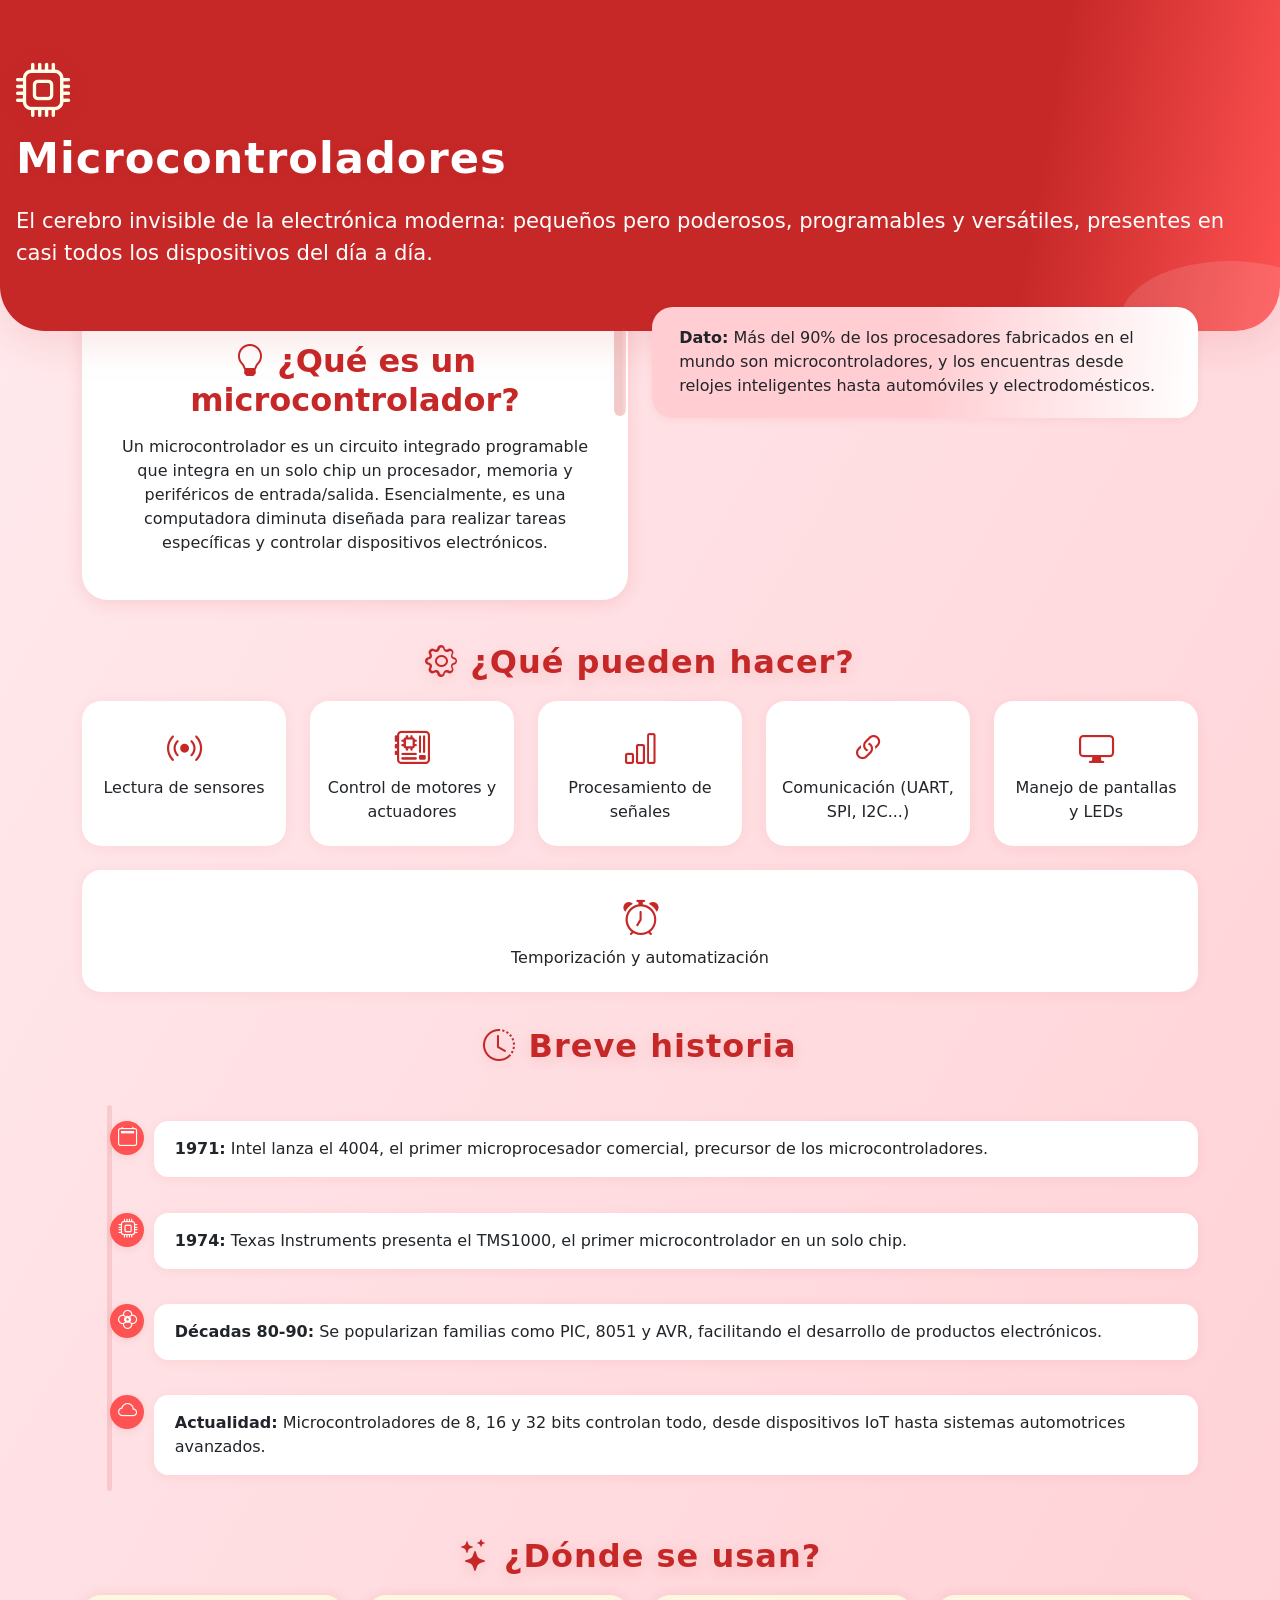
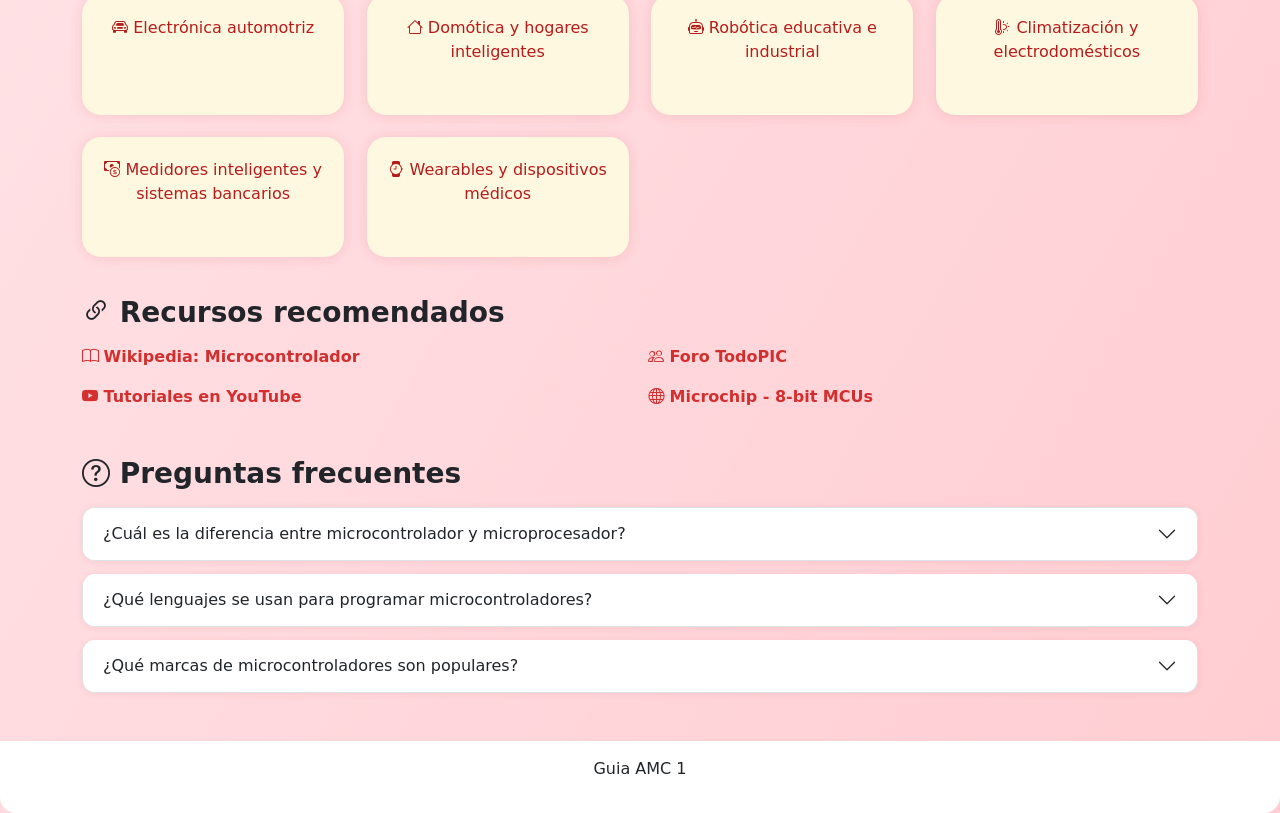
<file: fundamentos_microcontroladores.html>
<!DOCTYPE html>
<html lang="es">
<head>
    <meta charset="UTF-8">
    <title>Microcontroladores - Conceptos y Aplicaciones</title>
    <meta name="viewport" content="width=device-width, initial-scale=1">
    <!-- Bootstrap CSS -->
    <link href="https://cdn.jsdelivr.net/npm/bootstrap@5.3.3/dist/css/bootstrap.min.css" rel="stylesheet">
    <!-- Bootstrap Icons -->
    <link href="https://cdn.jsdelivr.net/npm/bootstrap-icons@1.11.3/font/bootstrap-icons.css" rel="stylesheet">
    <style>
        body {
            background: linear-gradient(120deg, #ffebee 0%, #ffcdd2 100%);
            min-height: 100vh;
        }
        .hero-micro {
            background: linear-gradient(100deg, #c62828 80%, #ff5252 100%);
            color: #fff;
            border-radius: 0 0 2.8rem 2.8rem;
            box-shadow: 0 10px 44px rgba(198,40,40,0.13);
            padding: 3.2rem 1rem 2.9rem 1rem;
            position: relative;
            overflow: hidden;
            text-align: left;
        }
        .hero-micro h1 {
            font-size: 2.7rem;
            font-weight: 800;
            letter-spacing: 1px;
            text-shadow: 0 1px 10px #b71c1c20;
        }
        .hero-micro .lead {
            font-size: 1.32rem;
            font-weight: 400;
            margin-top: 1.3rem;
        }
        .hero-micro .icon-micro {
            font-size: 3.4rem;
            margin-right: 0.8rem;
            vertical-align: -0.45em;
            color: #fffde7;
            filter: drop-shadow(0 2px 8px #b71c1c88);
        }
        .hero-micro .pattern {
            position: absolute;
            right: -60px;
            bottom: -50px;
            width: 220px;
            height: 120px;
            opacity: 0.13;
        }
        .intro-row {
            margin-top: -3rem;
            margin-bottom: 2.7rem;
        }
        .intro-box {
            background: #fff;
            border-radius: 1.6rem;
            box-shadow: 0 3px 18px #c6282821;
            padding: 2.2rem 2rem 1.8rem 2rem;
            text-align: center;
        }
        .intro-box h2 {
            color: #c62828;
            font-weight: 700;
            margin-bottom: 1rem;
        }
        .info-highlight {
            background: linear-gradient(92deg, #ffcdd2 50%, #fff 100%);
            border-radius: 1.3rem;
            padding: 1.2rem 1.7rem;
            box-shadow: 0 1.5px 9px #c6282812;
            margin-bottom: 2.2rem;
            position: relative;
        }
        .info-highlight::before {
            content: '';
            position: absolute;
            left: -38px;
            top: 20px;
            width: 12px;
            height: 80%;
            border-radius: 8px;
            background: linear-gradient(90deg, #c62828 60%, #ff5252 100%);
            opacity: .25;
        }
        .icon-section {
            display: flex;
            flex-wrap: wrap;
            gap: 1.5rem;
            justify-content: center;
            margin-bottom: 2.2rem;
        }
        .icon-card {
            flex: 1 1 170px;
            min-width: 170px;
            background: #fff;
            border-radius: 1.2rem;
            padding: 1.4rem 1rem;
            text-align: center;
            box-shadow: 0 2px 14px #c6282811;
            transition: transform 0.17s, box-shadow 0.17s;
        }
        .icon-card:hover {
            transform: scale(1.06) rotate(-0.5deg);
            box-shadow: 0 10px 28px #c6282820;
        }
        .icon-card .bi {
            font-size: 2.2rem;
            color: #c62828;
            margin-bottom: .5rem;
        }
        .section-title {
            color: #c62828;
            font-weight: 700;
            margin-bottom: 1.2rem;
            margin-top: 2.2rem;
            letter-spacing: 1px;
            text-shadow: 0 1px 6px #fff1, 0 4px 16px #c6282822;
        }
        .timeline-micro {
            position: relative;
            margin: 2.5rem 0 2.9rem 0;
            padding: 1rem 0 1rem 2rem;
        }
        .timeline-micro::before {
            content: '';
            position: absolute;
            left: 25px;
            top: 0;
            width: 5px;
            height: 100%;
            background: #c62828;
            border-radius: 2.5px;
            opacity: 0.13;
        }
        .timeline-event {
            position: relative;
            margin-bottom: 2.2rem;
        }
        .timeline-event:last-child {
            margin-bottom: 0;
        }
        .timeline-dot {
            position: absolute;
            left: -4px;
            top: 0;
            width: 34px;
            height: 34px;
            border-radius: 50%;
            background: #ff5252;
            color: #fff;
            box-shadow: 0 2px 8px #c628281a;
            display: flex;
            align-items: center;
            justify-content: center;
            font-size: 1.2rem;
        }
        .timeline-content {
            margin-left: 40px;
            background: #fff;
            border-radius: 0.9rem;
            box-shadow: 0 2px 12px #c6282812;
            padding: 1rem 1.3rem;
        }
        .apps-grid {
            display: grid;
            grid-template-columns: repeat(auto-fit, minmax(230px, 1fr));
            gap: 1.4rem;
            margin-bottom: 2.4rem;
        }
        .app-box {
            background: #fff8e1;
            border-radius: 1.2rem;
            padding: 1.3rem 1.1rem;
            text-align: center;
            color: #b71c1c;
            font-weight: 500;
            box-shadow: 0 1px 13px #c6282820;
            min-height: 120px;
        }
        .resources-link {
            text-decoration: none;
            color: #d32f2f;
            font-weight: bold;
            transition: color 0.18s;
        }
        .resources-link:hover {
            color: #ad1111;
            text-decoration: underline;
        }
        .faq-section .accordion-button:not(.collapsed) {
            background: #ffcdd2;
            color: #c62828;
        }
        .faq-section .accordion-button {
            transition: background 0.2s, color 0.2s;
        }
        .faq-section .accordion-item {
            border-radius: 0.8rem !important;
            overflow: hidden;
            box-shadow: 0 1px 7px #c6282815;
            margin-bottom: 0.8rem;
        }
        .fade-in {
            opacity: 0;
            transform: translateY(45px) scale(0.98);
            transition: opacity 0.8s cubic-bezier(.61,-0.12,.58,1.1), transform 0.8s cubic-bezier(.61,-0.12,.58,1.1);
        }
        .fade-in.show {
            opacity: 1;
            transform: none;
        }
        @media (max-width: 600px) {
            .intro-box, .info-highlight, .apps-grid {padding: 1.1rem !important;}
            .hero-micro { padding: 2.1rem 0.4rem 1.2rem 0.4rem; }
            .hero-micro h1 { font-size: 2rem; }
        }
    </style>
</head>
<body>
    <!-- HERO -->
    <header class="hero-micro mb-0">
        <span class="icon-micro"><i class="bi bi-cpu"></i></span>
        <h1>Microcontroladores</h1>
        <p class="lead">El cerebro invisible de la electrónica moderna: pequeños pero poderosos, programables y versátiles, presentes en casi todos los dispositivos del día a día.</p>
        <svg class="pattern" viewBox="0 0 220 120"><ellipse cx="110" cy="60" rx="110" ry="60" fill="#fff" /></svg>
    </header>

    <!-- INTRO Y INFO DESTACADA -->
    <div class="container intro-row">
        <div class="row g-4">
            <div class="col-md-6 fade-in">
                <div class="intro-box">
                    <h2><i class="bi bi-lightbulb"></i> ¿Qué es un microcontrolador?</h2>
                    <p>
                        Un microcontrolador es un circuito integrado programable que integra en un solo chip un procesador, memoria y periféricos de entrada/salida. Esencialmente, es una computadora diminuta diseñada para realizar tareas específicas y controlar dispositivos electrónicos.
                    </p>
                </div>
            </div>
            <div class="col-md-6 fade-in">
                <div class="info-highlight">
                    <b>Dato:</b> Más del 90% de los procesadores fabricados en el mundo son microcontroladores, y los encuentras desde relojes inteligentes hasta automóviles y electrodomésticos.
                </div>
            </div>
        </div>
    </div>

    <!-- ICONOS DE FUNCIONES -->
    <section class="container fade-in">
        <h2 class="section-title text-center"><i class="bi bi-gear"></i> ¿Qué pueden hacer?</h2>
        <div class="icon-section">
            <div class="icon-card">
                <i class="bi bi-broadcast"></i>
                <div>Lectura de sensores</div>
            </div>
            <div class="icon-card">
                <i class="bi bi-motherboard"></i>
                <div>Control de motores y actuadores</div>
            </div>
            <div class="icon-card">
                <i class="bi bi-bar-chart"></i>
                <div>Procesamiento de señales</div>
            </div>
            <div class="icon-card">
                <i class="bi bi-link-45deg"></i>
                <div>Comunicación (UART, SPI, I2C...)</div>
            </div>
            <div class="icon-card">
                <i class="bi bi-display"></i>
                <div>Manejo de pantallas y LEDs</div>
            </div>
            <div class="icon-card">
                <i class="bi bi-alarm"></i>
                <div>Temporización y automatización</div>
            </div>
        </div>
    </section>

    <!-- LÍNEA DE TIEMPO -->
    <section class="container fade-in">
        <h2 class="section-title text-center"><i class="bi bi-clock-history"></i> Breve historia</h2>
        <div class="timeline-micro">
            <div class="timeline-event">
                <div class="timeline-dot"><i class="bi bi-calendar2"></i></div>
                <div class="timeline-content">
                    <b>1971:</b> Intel lanza el 4004, el primer microprocesador comercial, precursor de los microcontroladores.
                </div>
            </div>
            <div class="timeline-event">
                <div class="timeline-dot"><i class="bi bi-cpu"></i></div>
                <div class="timeline-content">
                    <b>1974:</b> Texas Instruments presenta el TMS1000, el primer microcontrolador en un solo chip.
                </div>
            </div>
            <div class="timeline-event">
                <div class="timeline-dot"><i class="bi bi-flower2"></i></div>
                <div class="timeline-content">
                    <b>Décadas 80-90:</b> Se popularizan familias como PIC, 8051 y AVR, facilitando el desarrollo de productos electrónicos.
                </div>
            </div>
            <div class="timeline-event">
                <div class="timeline-dot"><i class="bi bi-cloud"></i></div>
                <div class="timeline-content">
                    <b>Actualidad:</b> Microcontroladores de 8, 16 y 32 bits controlan todo, desde dispositivos IoT hasta sistemas automotrices avanzados.
                </div>
            </div>
        </div>
    </section>

    <!-- APLICACIONES DESTACADAS -->
    <section class="container fade-in">
        <h2 class="section-title text-center"><i class="bi bi-stars"></i> ¿Dónde se usan?</h2>
        <div class="apps-grid">
            <div class="app-box"><i class="bi bi-car-front"></i> Electrónica automotriz</div>
            <div class="app-box"><i class="bi bi-house"></i> Domótica y hogares inteligentes</div>
            <div class="app-box"><i class="bi bi-robot"></i> Robótica educativa e industrial</div>
            <div class="app-box"><i class="bi bi-thermometer-sun"></i> Climatización y electrodomésticos</div>
            <div class="app-box"><i class="bi bi-cash-coin"></i> Medidores inteligentes y sistemas bancarios</div>
            <div class="app-box"><i class="bi bi-watch"></i> Wearables y dispositivos médicos</div>
        </div>
    </section>

    <!-- RECURSOS -->
    <section class="container fade-in mb-5">
        <h3 class="fw-bold mb-3"><i class="bi bi-link-45deg"></i> Recursos recomendados</h3>
        <div class="row g-3">
            <div class="col-12 col-md-6">
                <a href="https://es.wikipedia.org/wiki/Microcontrolador" target="_blank" class="resources-link">
                    <i class="bi bi-book"></i> Wikipedia: Microcontrolador
                </a>
            </div>
            <div class="col-12 col-md-6">
                <a href="https://www.todopic.com.ar/foros/index.php?board=6.0" target="_blank" class="resources-link">
                    <i class="bi bi-people"></i> Foro TodoPIC
                </a>
            </div>
            <div class="col-12 col-md-6">
                <a href="https://www.youtube.com/results?search_query=microcontroladores+curso" target="_blank" class="resources-link">
                    <i class="bi bi-youtube"></i> Tutoriales en YouTube
                </a>
            </div>
            <div class="col-12 col-md-6">
                <a href="https://www.microchip.com/design-centers/8-bit" target="_blank" class="resources-link">
                    <i class="bi bi-globe"></i> Microchip - 8-bit MCUs
                </a>
            </div>
        </div>
    </section>

    <!-- FAQ -->
    <section class="faq-section container mb-5 fade-in">
        <h3 class="fw-bold mb-3"><i class="bi bi-question-circle"></i> Preguntas frecuentes</h3>
        <div class="accordion" id="faqAccordion">
            <div class="accordion-item">
                <h2 class="accordion-header" id="faq1">
                    <button class="accordion-button collapsed" type="button" data-bs-toggle="collapse" data-bs-target="#faqCollapse1" aria-expanded="false" aria-controls="faqCollapse1">
                        ¿Cuál es la diferencia entre microcontrolador y microprocesador?
                    </button>
                </h2>
                <div id="faqCollapse1" class="accordion-collapse collapse" aria-labelledby="faq1" data-bs-parent="#faqAccordion">
                    <div class="accordion-body">
                        El microprocesador es solo la unidad central de procesamiento (CPU), mientras que el microcontrolador integra CPU, memoria y periféricos en un solo chip, ideal para sistemas embebidos y tareas específicas.
                    </div>
                </div>
            </div>
            <div class="accordion-item">
                <h2 class="accordion-header" id="faq2">
                    <button class="accordion-button collapsed" type="button" data-bs-toggle="collapse" data-bs-target="#faqCollapse2" aria-expanded="false" aria-controls="faqCollapse2">
                        ¿Qué lenguajes se usan para programar microcontroladores?
                    </button>
                </h2>
                <div id="faqCollapse2" class="accordion-collapse collapse" aria-labelledby="faq2" data-bs-parent="#faqAccordion">
                    <div class="accordion-body">
                        Los lenguajes más comunes son ensamblador, C y C++, aunque algunos entornos permiten usar MicroPython, Arduino (basado en C++), o incluso bloques gráficos para principiantes.
                    </div>
                </div>
            </div>
            <div class="accordion-item">
                <h2 class="accordion-header" id="faq3">
                    <button class="accordion-button collapsed" type="button" data-bs-toggle="collapse" data-bs-target="#faqCollapse3" aria-expanded="false" aria-controls="faqCollapse3">
                        ¿Qué marcas de microcontroladores son populares?
                    </button>
                </h2>
                <div id="faqCollapse3" class="accordion-collapse collapse" aria-labelledby="faq3" data-bs-parent="#faqAccordion">
                    <div class="accordion-body">
                        Algunas marcas reconocidas son Microchip (PIC), Atmel/Microchip (AVR), STMicroelectronics (STM32), Texas Instruments (MSP430), NXP, Espressif (ESP32/8266) y Silicon Labs, entre otras.
                    </div>
                </div>
            </div>
        </div>
    </section>

    <!-- Footer -->
    <footer class="text-center py-3 mt-4 bg-white rounded-bottom-4">
        <p>Guia AMC 1</p>
    </footer>

    <!-- Bootstrap JS (with Popper) -->
    <script src="https://cdn.jsdelivr.net/npm/bootstrap@5.3.3/dist/js/bootstrap.bundle.min.js"></script>
    <script>
    // Fade-in animation on scroll
    function revealOnScroll() {
        var reveals = document.querySelectorAll('.fade-in');
        var windowHeight = window.innerHeight;
        for (var i = 0; i < reveals.length; i++) {
            var elementTop = reveals[i].getBoundingClientRect().top;
            if (elementTop < windowHeight - 60) {
                reveals[i].classList.add('show');
            }
        }
    }
    window.addEventListener('scroll', revealOnScroll);
    window.addEventListener('DOMContentLoaded', revealOnScroll);
    </script>
</body>
</html>
</file>
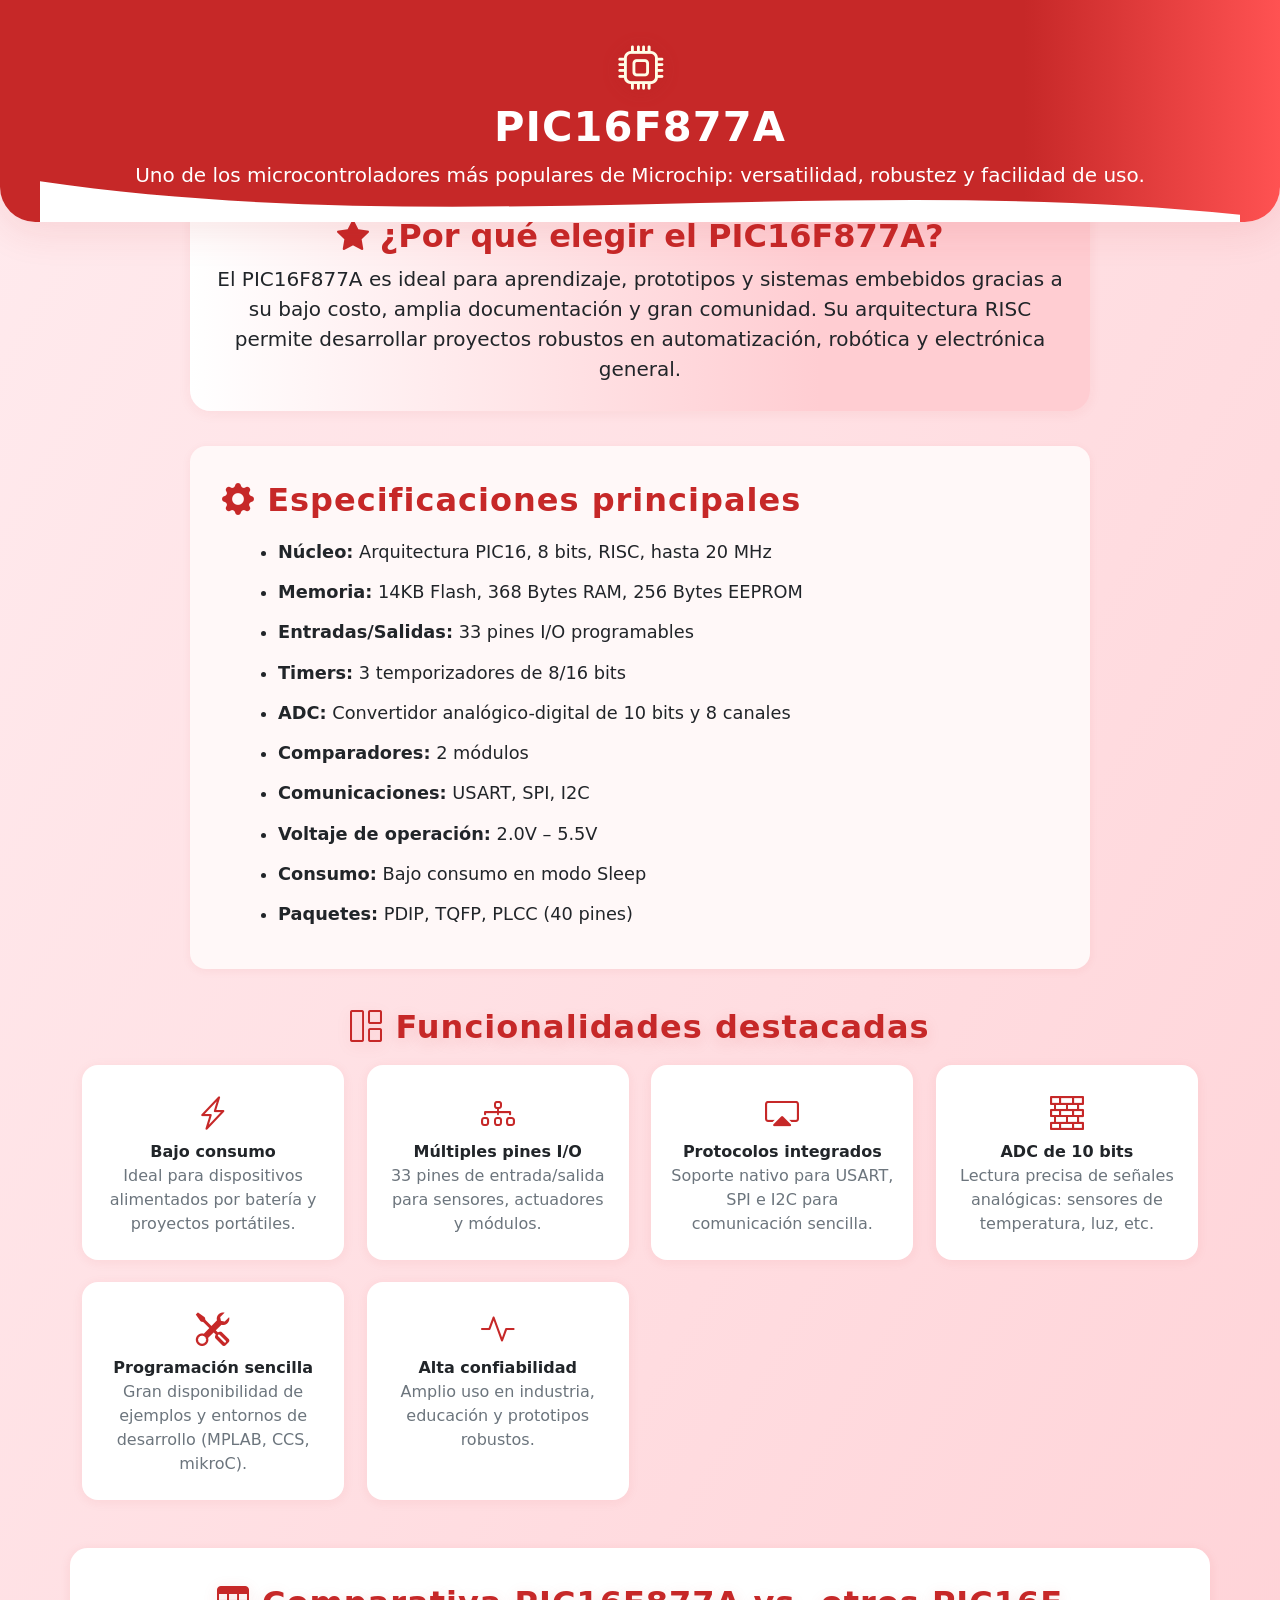
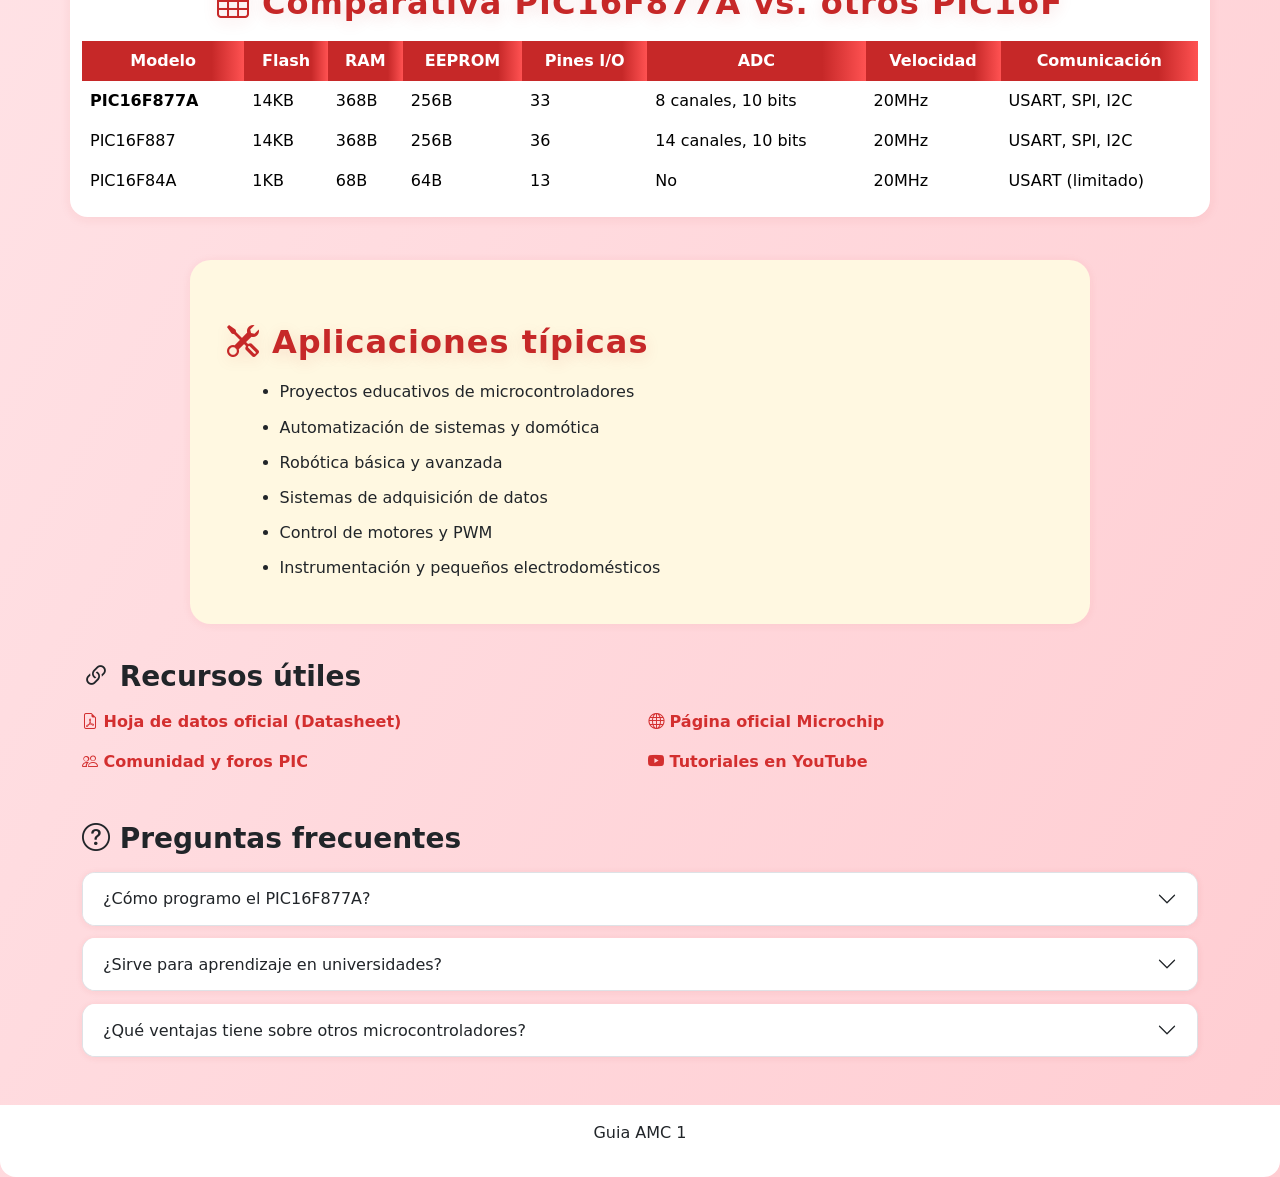
<file: PIC16F877A.html>
<!DOCTYPE html>
<html lang="es">
<head>
    <meta charset="UTF-8">
    <title>PIC16F877A - Microcontrolador</title>
    <meta name="viewport" content="width=device-width, initial-scale=1">
    <!-- Bootstrap CSS CDN -->
    <link href="https://cdn.jsdelivr.net/npm/bootstrap@5.3.3/dist/css/bootstrap.min.css" rel="stylesheet">
    <!-- Bootstrap Icons -->
    <link href="https://cdn.jsdelivr.net/npm/bootstrap-icons@1.11.3/font/bootstrap-icons.css" rel="stylesheet">
    <style>
        body {
            background: linear-gradient(120deg, #ffebee 0%, #ffcdd2 100%);
            min-height: 100vh;
        }
        .header-pic {
            background: linear-gradient(90deg, #c62828 80%, #ff5252 100%);
            color: #fff;
            border-radius: 0 0 2.2rem 2.2rem;
            box-shadow: 0 8px 40px rgba(198,40,40,0.12);
            padding: 2.2rem 1rem 1.5rem 1rem;
            position: relative;
            overflow: hidden;
        }
        .header-pic .bi-cpu {
            font-size: 2.8rem;
            color: #fffde7;
            margin-bottom: 0.5rem;
            filter: drop-shadow(0 2px 8px #b71c1c77);
        }
        .header-pic h1 {
            font-size: 2.6rem;
            font-weight: 800;
            letter-spacing: 1px;
        }
        .header-pic .wave {
            position: absolute;
            left: 0;
            bottom: -1px;
            width: 100%;
            height: 50px;
            z-index: 2;
        }
        .highlight-card {
            background: linear-gradient(90deg, #fff, #ffcdd2 70%);
            border-radius: 1.3rem;
            box-shadow: 0 2px 14px #c6282811;
            padding: 1.7rem 1.4rem;
            margin: -2rem auto 2.2rem auto;
            max-width: 900px;
        }
        .key-specs {
            background: #fff8f8;
            border-radius: 1rem;
            box-shadow: 0 2px 10px #c6282810;
            padding: 2.2rem 2rem 1.6rem 2rem;
            margin-bottom: 2.4rem;
        }
        .key-specs h2 {
            color: #c62828;
            font-weight: 700;
            margin-bottom: 1.2rem;
            letter-spacing: 1px;
        }
        .key-specs ul {
            font-size: 1.11rem;
            margin-left: 1.5rem;
        }
        .key-specs li {
            margin-bottom: 0.85rem;
        }
        .feature-grid {
            display: grid;
            grid-template-columns: repeat(auto-fit, minmax(210px, 1fr));
            gap: 1.4rem;
            margin-bottom: 2.4rem;
        }
        .feature-box {
            background: #fff;
            border-radius: 1rem;
            box-shadow: 0 2px 12px #c6282812;
            padding: 1.5rem 1.2rem;
            text-align: center;
            transition: transform 0.23s, box-shadow 0.23s;
            opacity: 0;
            transform: translateY(60px) scale(0.96);
        }
        .feature-box.animated {
            opacity: 1;
            transform: none;
            transition: opacity 0.7s cubic-bezier(.61,-0.12,.58,1.1), transform 0.7s cubic-bezier(.61,-0.12,.58,1.1);
        }
        .feature-box .bi {
            font-size: 2.1rem;
            color: #c62828;
            margin-bottom: .5rem;
        }
        .section-title {
            color: #c62828;
            font-weight: 700;
            margin-bottom: 1.2rem;
            margin-top: 2.2rem;
            letter-spacing: 1px;
            text-shadow: 0 1px 6px #fff1, 0 4px 16px #c6282822;
        }
        .comparison-table {
            border-radius: 1.1rem;
            overflow: hidden;
            box-shadow: 0 2px 12px #c6282815;
            margin-bottom: 2.7rem;
            background: #fff;
        }
        .comparison-table th {
            background: linear-gradient(90deg, #c62828 80%, #ff5252 100%);
            color: #fff;
            text-align: center;
            border: none;
        }
        .comparison-table td {
            background: #fff;
            vertical-align: middle;
            border: none;
        }
        .comparison-table tbody tr:hover td {
            background: #ffebee;
        }
        .applications {
            background: #fff8e1;
            border-radius: 1.3rem;
            padding: 1.7rem 2.3rem;
            box-shadow: 0 1px 10px #c6282812;
            margin-bottom: 2.3rem;
        }
        .applications ul {
            margin-left: 1.3rem;
        }
        .applications li {
            margin-bottom: 0.7rem;
        }
        .resources-link {
            text-decoration: none;
            color: #d32f2f;
            font-weight: bold;
            transition: color 0.18s;
        }
        .resources-link:hover {
            color: #ad1111;
            text-decoration: underline;
        }
        .faq-section .accordion-button:not(.collapsed) {
            background: #ffcdd2;
            color: #c62828;
        }
        .faq-section .accordion-button {
            transition: background 0.2s, color 0.2s;
        }
        .faq-section .accordion-item {
            border-radius: 0.8rem !important;
            overflow: hidden;
            box-shadow: 0 1px 7px #c6282815;
            margin-bottom: 0.8rem;
        }
        .fade-in {
            opacity: 0;
            transform: translateY(45px) scale(0.98);
            transition: opacity 0.8s cubic-bezier(.61,-0.12,.58,1.1), transform 0.8s cubic-bezier(.61,-0.12,.58,1.1);
        }
        .fade-in.show {
            opacity: 1;
            transform: none;
        }
        @media (max-width: 600px) {
            .highlight-card, .key-specs, .applications {padding: 1.1rem !important;}
            .main-header { padding: 2.1rem 0.4rem 1rem 0.4rem; }
            .main-header h1 { font-size: 2rem; }
            .comparison-table th, .comparison-table td { font-size: 0.97em; }
        }
    </style>
</head>
<body>
    <!-- HEADER -->
    <header class="header-pic text-center mb-0">
        <div>
            <i class="bi bi-cpu"></i>
        </div>
        <h1>PIC16F877A</h1>
        <p class="lead mb-2">Uno de los microcontroladores más populares de Microchip: versatilidad, robustez y facilidad de uso.</p>
        <svg class="wave" viewBox="0 0 1440 60" fill="none" xmlns="http://www.w3.org/2000/svg"><path fill="#fff" d="M0,10 C480,80 960,0 1440,50 L1440,60 L0,60 Z"/></svg>
    </header>

    <!-- DESTACADO -->
    <div class="highlight-card text-center fade-in">
        <h2 class="fw-bold mb-2" style="color: #c62828;"><i class="bi bi-star-fill"></i> ¿Por qué elegir el PIC16F877A?</h2>
        <p class="fs-5 mb-0">
            El PIC16F877A es ideal para aprendizaje, prototipos y sistemas embebidos gracias a su bajo costo, amplia documentación y gran comunidad. Su arquitectura RISC permite desarrollar proyectos robustos en automatización, robótica y electrónica general.
        </p>
    </div>

    <!-- CARACTERÍSTICAS CLAVE -->
    <section class="key-specs mx-auto fade-in" style="max-width:900px;">
        <h2><i class="bi bi-gear-fill"></i> Especificaciones principales</h2>
        <ul>
            <li><b>Núcleo:</b> Arquitectura PIC16, 8 bits, RISC, hasta 20 MHz</li>
            <li><b>Memoria:</b> 14KB Flash, 368 Bytes RAM, 256 Bytes EEPROM</li>
            <li><b>Entradas/Salidas:</b> 33 pines I/O programables</li>
            <li><b>Timers:</b> 3 temporizadores de 8/16 bits</li>
            <li><b>ADC:</b> Convertidor analógico-digital de 10 bits y 8 canales</li>
            <li><b>Comparadores:</b> 2 módulos</li>
            <li><b>Comunicaciones:</b> USART, SPI, I2C</li>
            <li><b>Voltaje de operación:</b> 2.0V – 5.5V</li>
            <li><b>Consumo:</b> Bajo consumo en modo Sleep</li>
            <li><b>Paquetes:</b> PDIP, TQFP, PLCC (40 pines)</li>
        </ul>
    </section>

    <!-- GRID DE FUNCIONALIDADES -->
    <section class="container fade-in mb-5">
        <h2 class="section-title text-center"><i class="bi bi-grid-1x2"></i> Funcionalidades destacadas</h2>
        <div class="feature-grid" id="featuresGrid">
            <div class="feature-box">
                <i class="bi bi-lightning-charge"></i>
                <div class="fw-bold">Bajo consumo</div>
                <div class="text-secondary">Ideal para dispositivos alimentados por batería y proyectos portátiles.</div>
            </div>
            <div class="feature-box">
                <i class="bi bi-diagram-3"></i>
                <div class="fw-bold">Múltiples pines I/O</div>
                <div class="text-secondary">33 pines de entrada/salida para sensores, actuadores y módulos.</div>
            </div>
            <div class="feature-box">
                <i class="bi bi-cast"></i>
                <div class="fw-bold">Protocolos integrados</div>
                <div class="text-secondary">Soporte nativo para USART, SPI e I2C para comunicación sencilla.</div>
            </div>
            <div class="feature-box">
                <i class="bi bi-bricks"></i>
                <div class="fw-bold">ADC de 10 bits</div>
                <div class="text-secondary">Lectura precisa de señales analógicas: sensores de temperatura, luz, etc.</div>
            </div>
            <div class="feature-box">
                <i class="bi bi-tools"></i>
                <div class="fw-bold">Programación sencilla</div>
                <div class="text-secondary">Gran disponibilidad de ejemplos y entornos de desarrollo (MPLAB, CCS, mikroC).</div>
            </div>
            <div class="feature-box">
                <i class="bi bi-activity"></i>
                <div class="fw-bold">Alta confiabilidad</div>
                <div class="text-secondary">Amplio uso en industria, educación y prototipos robustos.</div>
            </div>
        </div>
    </section>

    <!-- TABLA COMPARATIVA CON OTROS PIC16 -->
    <div class="container comparison-table fade-in">
        <h2 class="section-title text-center"><i class="bi bi-table"></i> Comparativa PIC16F877A vs. otros PIC16F</h2>
        <div class="table-responsive">
            <table class="table align-middle">
                <thead>
                    <tr>
                        <th>Modelo</th>
                        <th>Flash</th>
                        <th>RAM</th>
                        <th>EEPROM</th>
                        <th>Pines I/O</th>
                        <th>ADC</th>
                        <th>Velocidad</th>
                        <th>Comunicación</th>
                    </tr>
                </thead>
                <tbody>
                    <tr>
                        <td><b>PIC16F877A</b></td>
                        <td>14KB</td>
                        <td>368B</td>
                        <td>256B</td>
                        <td>33</td>
                        <td>8 canales, 10 bits</td>
                        <td>20MHz</td>
                        <td>USART, SPI, I2C</td>
                    </tr>
                    <tr>
                        <td>PIC16F887</td>
                        <td>14KB</td>
                        <td>368B</td>
                        <td>256B</td>
                        <td>36</td>
                        <td>14 canales, 10 bits</td>
                        <td>20MHz</td>
                        <td>USART, SPI, I2C</td>
                    </tr>
                    <tr>
                        <td>PIC16F84A</td>
                        <td>1KB</td>
                        <td>68B</td>
                        <td>64B</td>
                        <td>13</td>
                        <td>No</td>
                        <td>20MHz</td>
                        <td>USART (limitado)</td>
                    </tr>
                </tbody>
            </table>
        </div>
    </div>

    <!-- APLICACIONES -->
    <section class="applications mx-auto fade-in" style="max-width:900px;">
        <h2 class="section-title"><i class="bi bi-tools"></i> Aplicaciones típicas</h2>
        <ul>
            <li>Proyectos educativos de microcontroladores</li>
            <li>Automatización de sistemas y domótica</li>
            <li>Robótica básica y avanzada</li>
            <li>Sistemas de adquisición de datos</li>
            <li>Control de motores y PWM</li>
            <li>Instrumentación y pequeños electrodomésticos</li>
        </ul>
    </section>

    <!-- RECURSOS -->
    <section class="container fade-in mb-5">
        <h3 class="fw-bold mb-3"><i class="bi bi-link-45deg"></i> Recursos útiles</h3>
        <div class="row g-3">
            <div class="col-12 col-md-6">
                <a href="https://ww1.microchip.com/downloads/en/DeviceDoc/39582b.pdf" target="_blank" class="resources-link">
                    <i class="bi bi-file-earmark-pdf"></i> Hoja de datos oficial (Datasheet)
                </a>
            </div>
            <div class="col-12 col-md-6">
                <a href="https://www.microchip.com/en-us/product/PIC16F877A" target="_blank" class="resources-link">
                    <i class="bi bi-globe"></i> Página oficial Microchip
                </a>
            </div>
            <div class="col-12 col-md-6">
                <a href="https://www.todopic.com.ar/foros/index.php?board=6.0" target="_blank" class="resources-link">
                    <i class="bi bi-people"></i> Comunidad y foros PIC
                </a>
            </div>
            <div class="col-12 col-md-6">
                <a href="https://www.youtube.com/results?search_query=PIC16F877A+tutorial" target="_blank" class="resources-link">
                    <i class="bi bi-youtube"></i> Tutoriales en YouTube
                </a>
            </div>
        </div>
    </section>

    <!-- FAQ -->
    <section class="faq-section container mb-5 fade-in">
        <h3 class="fw-bold mb-3"><i class="bi bi-question-circle"></i> Preguntas frecuentes</h3>
        <div class="accordion" id="faqAccordion">
            <div class="accordion-item">
                <h2 class="accordion-header" id="faq1">
                    <button class="accordion-button collapsed" type="button" data-bs-toggle="collapse" data-bs-target="#faqCollapse1" aria-expanded="false" aria-controls="faqCollapse1">
                        ¿Cómo programo el PIC16F877A?
                    </button>
                </h2>
                <div id="faqCollapse1" class="accordion-collapse collapse" aria-labelledby="faq1" data-bs-parent="#faqAccordion">
                    <div class="accordion-body">
                        Puedes usar MPLAB X IDE y compiladores como XC8, así como programadores como PICkit 2/3. También es compatible con entornos como CCS y mikroC.
                    </div>
                </div>
            </div>
            <div class="accordion-item">
                <h2 class="accordion-header" id="faq2">
                    <button class="accordion-button collapsed" type="button" data-bs-toggle="collapse" data-bs-target="#faqCollapse2" aria-expanded="false" aria-controls="faqCollapse2">
                        ¿Sirve para aprendizaje en universidades?
                    </button>
                </h2>
                <div id="faqCollapse2" class="accordion-collapse collapse" aria-labelledby="faq2" data-bs-parent="#faqAccordion">
                    <div class="accordion-body">
                        Sí, es uno de los microcontroladores más usados en carreras de electrónica y mecatrónica por su sencillez y abundante documentación.
                    </div>
                </div>
            </div>
            <div class="accordion-item">
                <h2 class="accordion-header" id="faq3">
                    <button class="accordion-button collapsed" type="button" data-bs-toggle="collapse" data-bs-target="#faqCollapse3" aria-expanded="false" aria-controls="faqCollapse3">
                        ¿Qué ventajas tiene sobre otros microcontroladores?
                    </button>
                </h2>
                <div id="faqCollapse3" class="accordion-collapse collapse" aria-labelledby="faq3" data-bs-parent="#faqAccordion">
                    <div class="accordion-body">
                        Su bajo precio, facilidad de programación, gran comunidad y robustez lo hacen ideal para proyectos de todo tipo y nivel.
                    </div>
                </div>
            </div>
        </div>
    </section>

    <!-- FOOTER -->
    <footer class="text-center py-3 mt-4 bg-white rounded-bottom-4">
        <p>Guia AMC 1</p>
    </footer>

    <!-- Bootstrap JS (with Popper) CDN -->
    <script src="https://cdn.jsdelivr.net/npm/bootstrap@5.3.3/dist/js/bootstrap.bundle.min.js"></script>
    <script>
    // Fade-in animation on scroll
    function revealOnScroll() {
        var reveals = document.querySelectorAll('.fade-in');
        var windowHeight = window.innerHeight;
        for (var i = 0; i < reveals.length; i++) {
            var elementTop = reveals[i].getBoundingClientRect().top;
            if (elementTop < windowHeight - 60) {
                reveals[i].classList.add('show');
            }
        }
    }
    window.addEventListener('scroll', revealOnScroll);
    window.addEventListener('DOMContentLoaded', revealOnScroll);

    // Staggered animation for feature boxes
    function animateFeatureBoxes() {
        var boxes = document.querySelectorAll('.feature-box');
        var delay = 0;
        boxes.forEach(function(box, i){
            setTimeout(function(){
                box.classList.add('animated');
            }, 200 + i * 170);
        });
    }
    window.addEventListener('DOMContentLoaded', animateFeatureBoxes);

    // Animate FAQ accordion on open
    document.addEventListener("DOMContentLoaded", function() {
        var accButtons = document.querySelectorAll('.accordion-button');
        accButtons.forEach(function(btn){
            btn.addEventListener('click', function(){
                setTimeout(function(){
                    var items = document.querySelectorAll('.accordion-collapse.show');
                    items.forEach(function(item){
                        item.parentElement.style.boxShadow = '0 4px 20px #c6282820';
                        setTimeout(function(){
                            item.parentElement.style.boxShadow = '';
                        }, 600);
                    });
                }, 100);
            });
        });
    });
    </script>
</body>
</html>
</file>
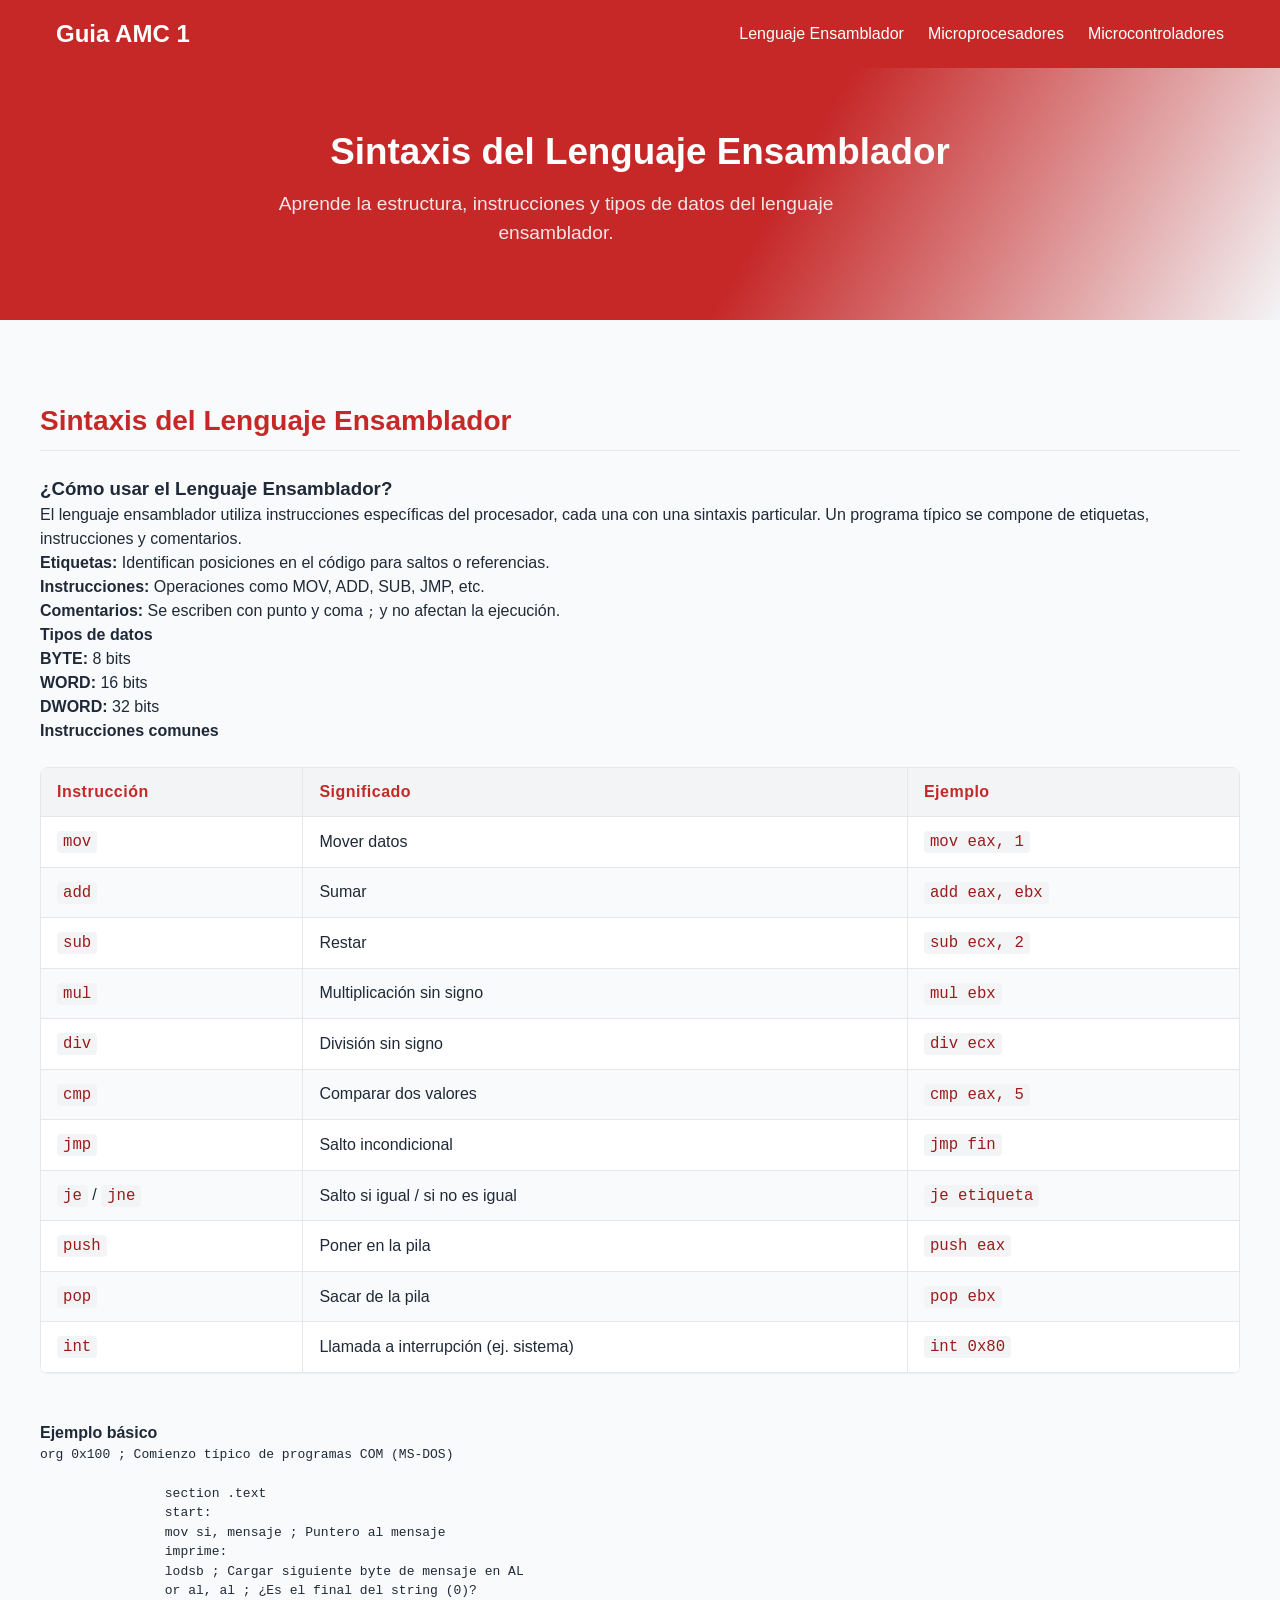
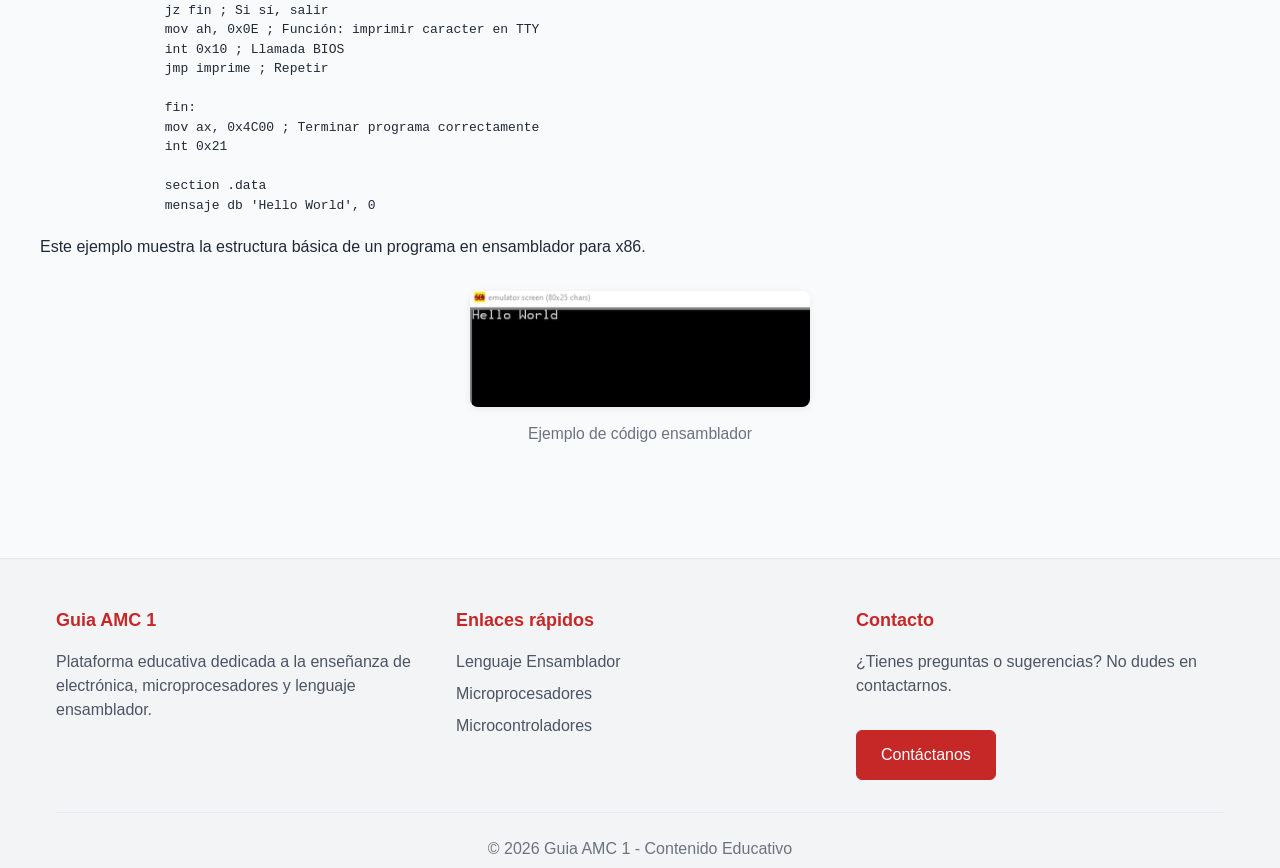
<file: sintaxis-ensamblador.html>
<!DOCTYPE html>
<html lang="es">

<head>
    <meta charset="UTF-8">
    <meta name="viewport" content="width=device-width, initial-scale=1.0">
    <title>Sintaxis del Lenguaje Ensamblador</title>
    <link rel="stylesheet" href="styles.css">
</head>

<body>
    <header class="header">
        <div class="container header-container">
            <a href="index.html" class="logo">Guia AMC 1</a>
            <nav class="desktop-menu">
                <a href="#ensamblador" class="nav-link">Lenguaje Ensamblador</a>
                <a href="#microprocesadores" class="nav-link">Microprocesadores</a>
                <a href="#microcontroladores" class="nav-link">Microcontroladores</a>
            </nav>
        </div>
    </header>
    <section class="hero hero-sintaxis">
        <div class="hero-overlay"></div>
        <div class="container hero-content">
            <h1>Sintaxis del Lenguaje Ensamblador</h1>
            <p>Aprende la estructura, instrucciones y tipos de datos del lenguaje ensamblador.</p>
        </div>
    </section>
    <main class="container main-content">
        <section class="category-section">
            <h2>Sintaxis del Lenguaje Ensamblador</h2>
            <article>
                <h3>¿Cómo usar el Lenguaje Ensamblador?</h3>
                <p>El lenguaje ensamblador utiliza instrucciones específicas del procesador, cada una con una sintaxis
                    particular. Un programa típico se compone de etiquetas, instrucciones y comentarios.</p>
                <ul>
                    <li><strong>Etiquetas:</strong> Identifican posiciones en el código para saltos o referencias.</li>
                    <li><strong>Instrucciones:</strong> Operaciones como MOV, ADD, SUB, JMP, etc.</li>
                    <li><strong>Comentarios:</strong> Se escriben con punto y coma <code>;</code> y no afectan la
                        ejecución.</li>
                </ul>
                <h4>Tipos de datos</h4>
                <ul>
                    <li><strong>BYTE:</strong> 8 bits</li>
                    <li><strong>WORD:</strong> 16 bits</li>
                    <li><strong>DWORD:</strong> 32 bits</li>
                </ul>
                <h4>Instrucciones comunes</h4>
                <div style="overflow-x:auto; margin-bottom:1.5rem;">
                    <table class="asm-table">
                        <thead>
                            <tr>
                                <th>Instrucción</th>
                                <th>Significado</th>
                                <th>Ejemplo</th>
                            </tr>
                        </thead>
                        <tbody>
                            <tr>
                                <td><code>mov</code></td>
                                <td>Mover datos</td>
                                <td><code>mov eax, 1</code></td>
                            </tr>
                            <tr>
                                <td><code>add</code></td>
                                <td>Sumar</td>
                                <td><code>add eax, ebx</code></td>
                            </tr>
                            <tr>
                                <td><code>sub</code></td>
                                <td>Restar</td>
                                <td><code>sub ecx, 2</code></td>
                            </tr>
                            <tr>
                                <td><code>mul</code></td>
                                <td>Multiplicación sin signo</td>
                                <td><code>mul ebx</code></td>
                            </tr>
                            <tr>
                                <td><code>div</code></td>
                                <td>División sin signo</td>
                                <td><code>div ecx</code></td>
                            </tr>
                            <tr>
                                <td><code>cmp</code></td>
                                <td>Comparar dos valores</td>
                                <td><code>cmp eax, 5</code></td>
                            </tr>
                            <tr>
                                <td><code>jmp</code></td>
                                <td>Salto incondicional</td>
                                <td><code>jmp fin</code></td>
                            </tr>
                            <tr>
                                <td><code>je</code> / <code>jne</code></td>
                                <td>Salto si igual / si no es igual</td>
                                <td><code>je etiqueta</code></td>
                            </tr>
                            <tr>
                                <td><code>push</code></td>
                                <td>Poner en la pila</td>
                                <td><code>push eax</code></td>
                            </tr>
                            <tr>
                                <td><code>pop</code></td>
                                <td>Sacar de la pila</td>
                                <td><code>pop ebx</code></td>
                            </tr>
                            <tr>
                                <td><code>int</code></td>
                                <td>Llamada a interrupción (ej. sistema)</td>
                                <td><code>int 0x80</code></td>
                            </tr>
                        </tbody>
                    </table>
                </div>
                <h4>Ejemplo básico</h4>
                <pre><code>org 0x100 ; Comienzo típico de programas COM (MS-DOS)
                
                section .text
                start:
                mov si, mensaje ; Puntero al mensaje
                imprime:
                lodsb ; Cargar siguiente byte de mensaje en AL
                or al, al ; ¿Es el final del string (0)?
                jz fin ; Si sí, salir
                mov ah, 0x0E ; Función: imprimir caracter en TTY
                int 0x10 ; Llamada BIOS
                jmp imprime ; Repetir
                
                fin:
                mov ax, 0x4C00 ; Terminar programa correctamente
                int 0x21
                
                section .data
                mensaje db 'Hello World', 0
                    
</code></pre>
                <p>Este ejemplo muestra la estructura básica de un programa en ensamblador para x86.</p>
                <div style="text-align:center; margin: 2rem 0;">
                    <img src="images/codigoensamblador.png" alt="Código ensamblador"
                        style="max-width:340px; width:100%; border-radius:0.5rem; box-shadow:0 2px 8px rgba(0,0,0,0.07);">
                    <div style="color:#6b7280; font-size:0.98em; margin-top:0.5rem;">Ejemplo de código ensamblador</div>
                </div>
            </article>
        </section>
    </main>
    <footer class="footer">
        <div class="container">
            <div class="footer-grid">
                <div class="footer-column">
                    <h3>Guia AMC 1</h3>
                    <p>Plataforma educativa dedicada a la enseñanza de electrónica, microprocesadores y lenguaje ensamblador.
                    </p>
                </div>
                <div class="footer-column">
                    <h3>Enlaces rápidos</h3>
                    <ul>
                        <li><a href="index.html#ensamblador">Lenguaje Ensamblador</a></li>
                        <li><a href="index.html#microprocesadores">Microprocesadores</a></li>
                        <li><a href="index.html#microcontroladores">Microcontroladores</a></li>
                    </ul>
                </div>
                <div class="footer-column">
                    <h3>Contacto</h3>
                    <p>¿Tienes preguntas o sugerencias? No dudes en contactarnos.</p>
                    <a href="mailto:saicobi15@gmail.com" class="btn">Contáctanos</a>
                </div>
            </div>
            <div class="footer-bottom">
                <p>&copy; <span id="current-year"></span> Guia AMC 1 - Contenido Educativo</p>
            </div>
        </div>
    </footer>
    <script src="script.js"></script>
</body>

</html>
</file>
<file: styles.css>
/* Base Styles */
:root {
    --red-700: #c62828;
    --red-800: #991b1b;
    --red-600: #dc2626;
    --red-500: #ef4444;
    --red-50: #fef2f2;
    --gray-50: #f9fafb;
    --gray-100: #f3f4f6;
    --gray-200: #e5e7eb;
    --gray-300: #d1d5db;
    --gray-500: #6b7280;
    --gray-600: #4b5563;
    --gray-700: #374151;
    --gray-800: #1f2937;
    --white: #ffffff;
    --shadow-sm: 0 1px 2px 0 rgba(0, 0, 0, 0.05);
    --shadow: 0 1px 3px 0 rgba(0, 0, 0, 0.1), 0 1px 2px 0 rgba(0, 0, 0, 0.06);
    --shadow-md: 0 4px 6px -1px rgba(0, 0, 0, 0.1), 0 2px 4px -1px rgba(0, 0, 0, 0.06);
    --shadow-lg: 0 10px 15px -3px rgba(0, 0, 0, 0.1), 0 4px 6px -2px rgba(0, 0, 0, 0.05);
}

* {
    margin: 0;
    padding: 0;
    box-sizing: border-box;
}

html {
    scroll-behavior: smooth;
    scroll-padding-top: 70px;
}

body {
    font-family: 'Inter', sans-serif;
    line-height: 1.5;
    color: var(--gray-800);
    background-color: var(--gray-50);
}

img {
    max-width: 100%;
    height: auto;
}

a {
    text-decoration: none;
    color: inherit;
}

ul {
    list-style: none;
}

.container {
    width: 100%;
    max-width: 1200px;
    margin: 0 auto;
    padding: 0 1rem;
}

/* Header Styles */
.header {
    position: sticky;
    top: 0;
    z-index: 100;
    background-color: var(--red-700);
    color: var(--white);
    transition: all 0.3s ease;
}

.header.scrolled {
    background-color: rgba(255, 255, 255, 0.95);
    backdrop-filter: blur(8px);
    color: var(--red-700);
    box-shadow: var(--shadow-sm);
}

.header-container {
    display: flex;
    justify-content: space-between;
    align-items: center;
    padding: 1rem;
}

.logo {
    font-size: 1.5rem;
    font-weight: 700;
}

.desktop-menu {
    display: none;
}

.nav-link {
    margin-left: 1.5rem;
    font-weight: 500;
    transition: opacity 0.2s ease;
}

.nav-link:hover {
    opacity: 0.8;
    text-decoration: underline;
}

.mobile-menu-btn {
    background: none;
    border: none;
    color: inherit;
    cursor: pointer;
    padding: 0.5rem;
    display: flex;
    align-items: center;
    justify-content: center;
}

.mobile-menu {
    display: none;
    position: absolute;
    top: 100%;
    left: 0;
    right: 0;
    background-color: var(--white);
    box-shadow: var(--shadow-md);
    padding: 1rem;
    flex-direction: column;
}

.mobile-menu.active {
    display: flex;
}

.mobile-nav-link {
    color: var(--red-700);
    padding: 0.75rem 1rem;
    display: block;
    border-radius: 0.375rem;
    transition: background-color 0.2s ease;
}

.mobile-nav-link:hover {
    background-color: var(--red-50);
}

/* Hero Section */
.hero {
    position: relative;
    background-color: var(--red-700);
    color: var(--white);
    padding: 4rem 0;
    text-align: center;
}

.hero-overlay {
    position: absolute;
    top: 0;
    left: 0;
    right: 0;
    bottom: 0;
    background-image: url('https://upload.wikimedia.org/wikipedia/commons/5/5c/Assembler_programming.png');
    background-size: cover;
    background-position: center;
    opacity: 0.1;
}

.hero-content {
    position: relative;
    z-index: 1;
    max-width: 800px;
    margin: 0 auto;
    padding: 0 1rem;
}

.hero h1 {
    font-size: 2rem;
    margin-bottom: 1.5rem;
    font-weight: 700;
}

.hero p {
    font-size: 1.125rem;
    margin-bottom: 2rem;
    opacity: 0.9;
}

.btn {
    display: inline-block;
    background-color: rgba(255, 255, 255, 0.1);
    color: var(--white);
    border: 1px solid var(--white);
    padding: 0.75rem 1.5rem;
    border-radius: 0.375rem;
    font-weight: 500;
    transition: background-color 0.2s ease;
}

.btn:hover {
    background-color: rgba(255, 255, 255, 0.2);
}

/* Botón dentro de la tarjeta Sintaxis */
.btn-card {
    display: block;
    margin: 1rem auto 0 auto;
    padding: 0.5rem 1.5rem;
    background: var(--red-600);
    color: var(--white);
    border: none;
    border-radius: 0.5rem;
    font-weight: 600;
    text-align: center;
    transition: background 0.2s;
    box-shadow: var(--shadow-sm);
    cursor: pointer;
    width: fit-content;
}

.btn-card:hover {
    background: var(--red-700);
    color: var(--white);
    text-decoration: none;
}

/* Main Content */
.main-content {
    padding: 3rem 0;
}

.category-section {
    margin-bottom: 4rem;
    scroll-margin-top: 5rem;
}

.category-section h2 {
    font-size: 1.75rem;
    color: var(--red-700);
    margin-bottom: 1.5rem;
    padding-bottom: 0.5rem;
    border-bottom: 1px solid var(--gray-200);
}

.cards-grid {
    display: grid;
    grid-template-columns: 1fr;
    gap: 1.5rem;
}

.card {
    background-color: var(--white);
    border-radius: 0.5rem;
    overflow: hidden;
    box-shadow: var(--shadow);
    transition: box-shadow 0.3s ease, transform 0.3s ease;
    opacity: 0;
    transform: translateY(20px);
}

.card.visible {
    opacity: 1;
    transform: translateY(0);
}

.card:hover {
    box-shadow: var(--shadow-lg);
}

.card-image {
    position: relative;
    height: 200px;
    overflow: hidden;
}

.card-image img {
    width: 100%;
    height: 100%;
    object-fit: cover;
    transition: transform 0.3s ease;
}

.card:hover .card-image img {
    transform: scale(1.05);
}

.card-header {
    padding: 1.25rem 1.25rem 0.5rem;
}

.card-header h3, .card-header h3 a.card-title-link {
    color: var(--red-700);
    font-size: 1.25rem;
    font-weight: 700;
    transition: color 0.2s;
    text-decoration: none;
    display: inline-block;
}

.card-header h3 a.card-title-link:hover {
    color: var(--red-500);
    text-decoration: underline;
}

.card-content {
    padding: 0.5rem 1.25rem 1.25rem;
}

.card-content p {
    color: var(--gray-600);
    margin: 0;
}

/* Footer */
.footer {
    background-color: var(--gray-100);
    border-top: 1px solid var(--gray-200);
    padding: 3rem 0 1.5rem;
}

.footer-grid {
    display: grid;
    grid-template-columns: 1fr;
    gap: 2rem;
}

.footer-column h3 {
    font-size: 1.125rem;
    color: var(--red-700);
    margin-bottom: 1rem;
}

.footer-column p {
    color: var(--gray-600);
    margin-bottom: 1rem;
}

.footer-column ul {
    display: flex;
    flex-direction: column;
    gap: 0.5rem;
}

.footer-column ul a {
    color: var(--gray-600);
    transition: color 0.2s ease;
}

.footer-column ul a:hover {
    color: var(--red-700);
}

.footer-column .btn {
    background-color: var(--red-700);
    border-color: var(--red-700);
    color: var(--white);
    margin-top: 1rem;
}

.footer-column .btn:hover {
    background-color: var(--red-800);
}

.footer-bottom {
    margin-top: 2rem;
    padding-top: 1.5rem;
    border-top: 1px solid var(--gray-200);
    text-align: center;
    color: var(--gray-500);
}

/* Tabla de instrucciones ensamblador */
.asm-table {
    width: 100%;
    border-collapse: collapse;
    margin: 1.5rem 0;
    background: var(--white);
    box-shadow: var(--shadow-sm);
    border-radius: 0.5rem;
    overflow: hidden;
    font-size: 1rem;
}

.asm-table th,
.asm-table td {
    padding: 0.75rem 1rem;
    border: 1px solid var(--gray-200);
    text-align: left;
}

.asm-table th {
    background: var(--gray-100);
    color: var(--red-700);
    font-weight: 600;
    letter-spacing: 0.5px;
}

.asm-table tr:nth-child(even) {
    background: var(--gray-50);
}

.asm-table code {
    background: var(--gray-100);
    color: var(--red-800);
    padding: 2px 6px;
    border-radius: 4px;
    font-size: 0.98em;
}

@media (max-width: 600px) {

    .asm-table th,
    .asm-table td {
        padding: 0.5rem 0.3rem;
        font-size: 0.95em;
    }
}

/* Responsive Styles */
@media (min-width: 768px) {
    .desktop-menu {
        display: flex;
    }

    .mobile-menu-btn {
        display: none;
    }

    .hero h1 {
        font-size: 3rem;
    }

    .cards-grid {
        grid-template-columns: repeat(2, 1fr);
    }

    .footer-grid {
        grid-template-columns: repeat(3, 1fr);
    }
}

@media (min-width: 1024px) {
    .cards-grid {
        grid-template-columns: repeat(3, 1fr);
    }
}


.logo-rojo {
    color: #c62828 !important;
    /* Rojo intenso, puedes usar #ff5252 para un rojo más claro */
    font-weight: bold;
    text-decoration: none;
}

.logo-rojo:hover {
    color: #ff5252 !important;
    text-decoration: underline;
}

/* Hero especial para la página de sintaxis ensamblador */
.hero-sintaxis {
    background: linear-gradient(120deg, var(--red-700) 60%, var(--gray-100) 100%);
    color: var(--white);
    padding: 3.5rem 0 2.5rem 0;
    position: relative;
    margin-bottom: 2rem;
}

.hero-sintaxis .hero-content h1 {
    color: var(--white);
    font-size: 2.3rem;
    font-weight: 700;
    margin-bottom: 0.7rem;
}

.hero-sintaxis .hero-content p {
    color: var(--gray-50);
    font-size: 1.2rem;
    max-width: 600px;
}

.hero-sintaxis .hero-overlay {
    display: none;
}

@media (max-width: 600px) {
    .hero-sintaxis {
        padding: 2rem 0 1.5rem 0;
    }

    .hero-sintaxis .hero-content h1 {
        font-size: 1.3rem;
    }
}
</file>
